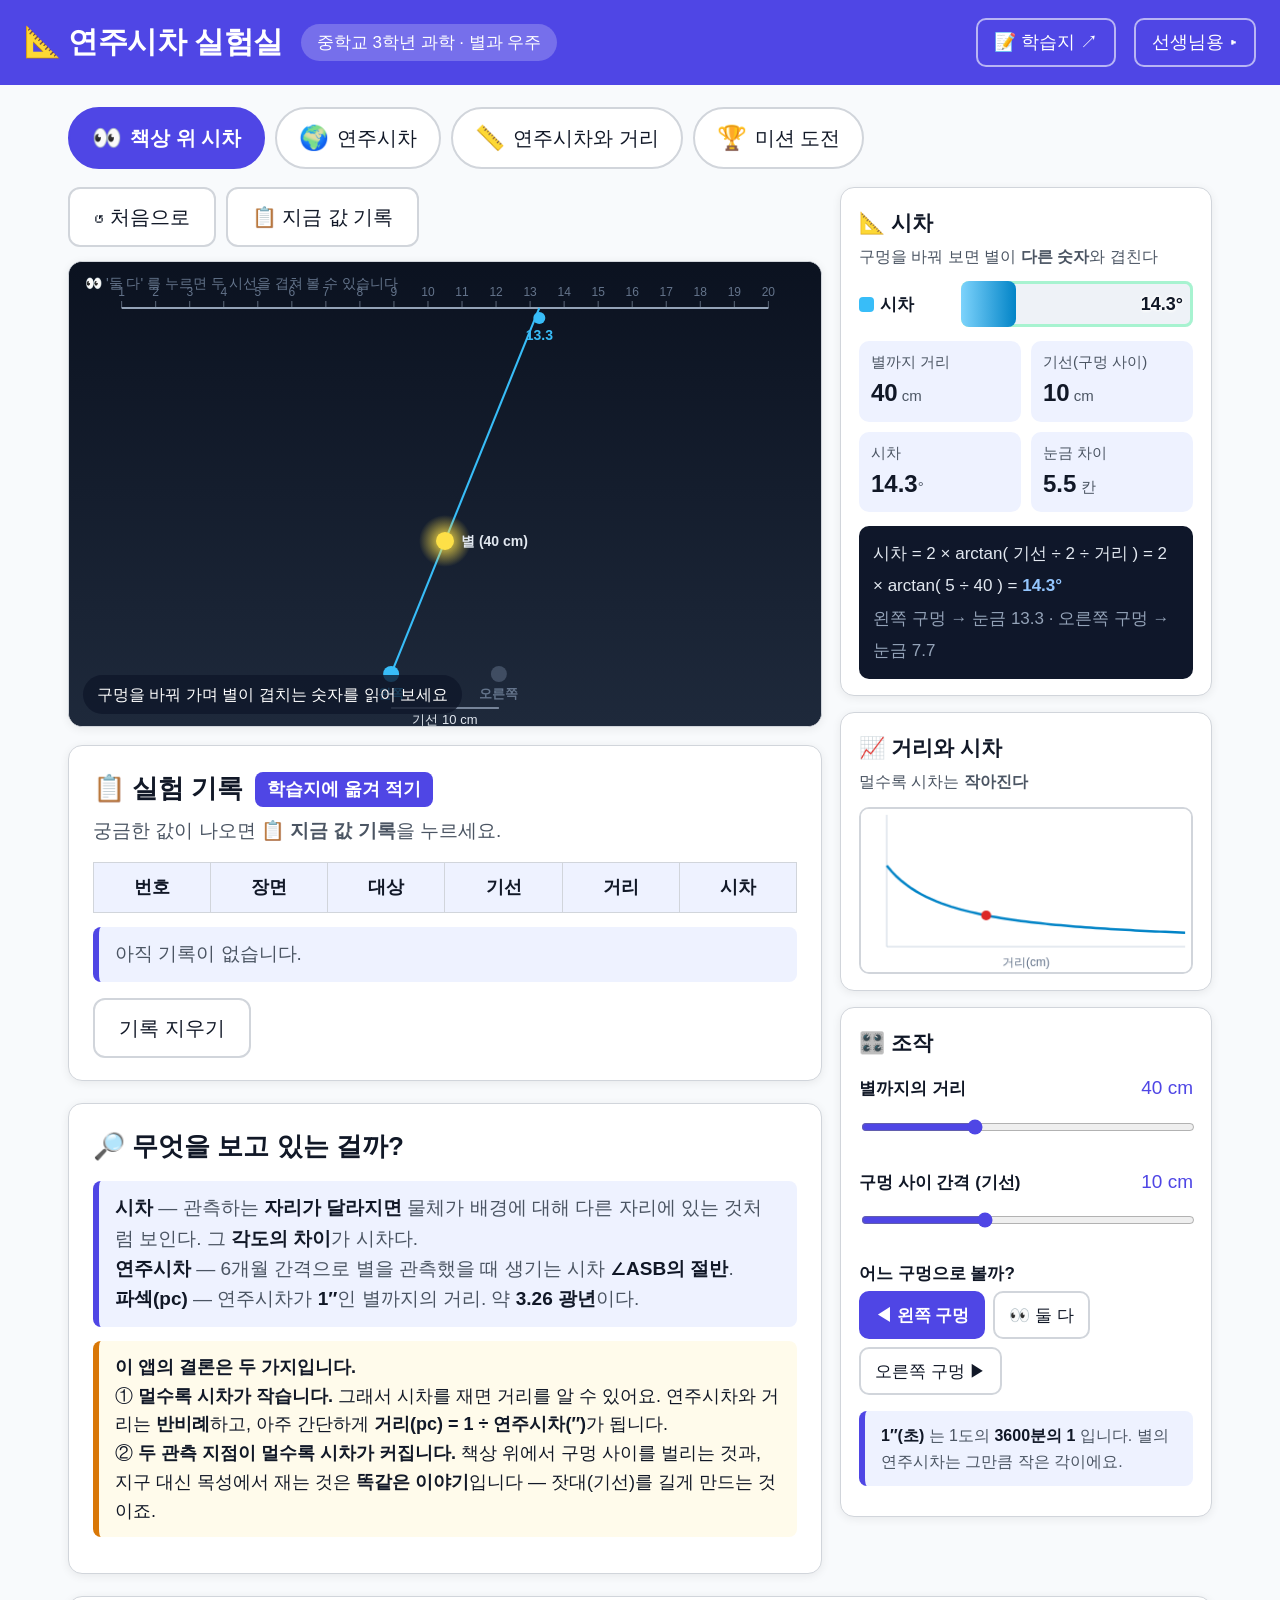
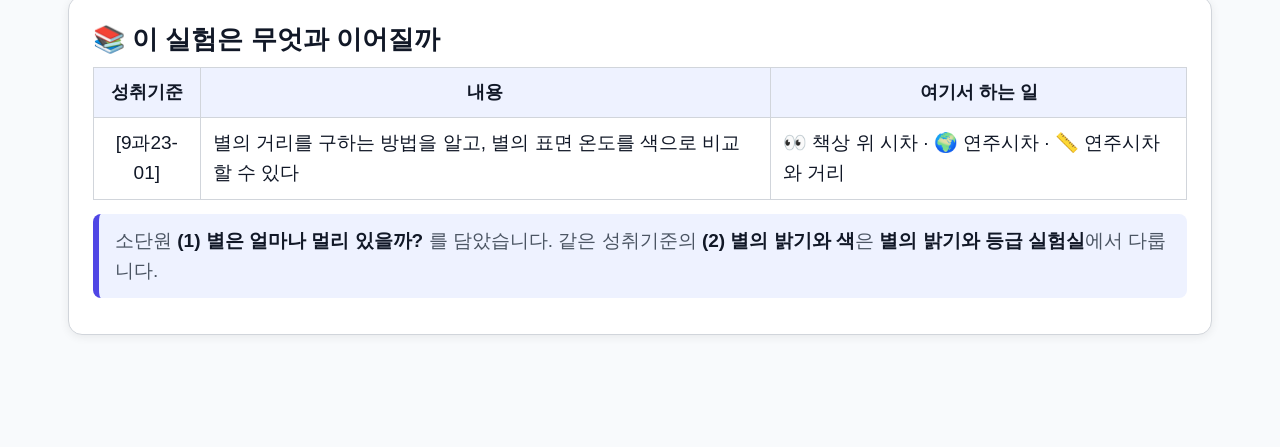
<file: index.html>
<!DOCTYPE html>
<html lang="ko">
<head>
<meta charset="utf-8">
<meta name="viewport" content="width=device-width, initial-scale=1">
<title>연주시차 실험실</title>
<link rel="stylesheet" href="css/app.css">
</head>
<body>

<div class="top">
  <h1>📐 연주시차 실험실</h1>
  <span class="badge">중학교 3학년 과학 · 별과 우주</span>
  <span class="spacer"></span>
  <a class="home" href="worksheet.html" target="px-worksheet" data-win>📝 학습지 ↗</a>
  <a class="home" href="teacher.html">선생님용 ▸</a>
</div>

<div class="wrap">

  <!-- ================= 장면 고르기 ================= -->
  <div class="scenes" id="scenes">
    <button type="button" class="scene-btn on" data-scene="desk"><span class="em">👀</span> 책상 위 시차</button>
    <button type="button" class="scene-btn" data-scene="orbit"><span class="em">🌍</span> 연주시차</button>
    <button type="button" class="scene-btn" data-scene="dist"><span class="em">📏</span> 연주시차와 거리</button>
    <button type="button" class="scene-btn" data-scene="mission"><span class="em">🏆</span> 미션 도전</button>
  </div>

  <!-- ================= 미션 ================= -->
  <div class="card hidden" id="missionCard">
    <h2>🏆 미션 도전 <span class="step">깬 미션 <span id="missionScore">0 / 6</span></span></h2>
    <p class="lead">먼저 <b>예측</b>하고, 실제로 <b>확인</b>하세요. 성공하면 이유가 열립니다.</p>
    <div class="mission-list" id="missionList"></div>
    <div class="mission-body hidden" id="missionBody">
      <h3 id="mTitle"></h3>
      <p id="mStory"></p>
      <div class="predict hidden" id="mPredict">
        <div class="q" id="mQ"></div>
        <div class="opts" id="mOpts"></div>
      </div>
      <div class="predict hidden" id="mGoals"></div>
      <div class="verdict hidden" id="mVerdict"></div>
    </div>
  </div>

  <!-- ================= 무대 + 계기판 ================= -->
  <div class="stage-wrap">

    <div>
      <div class="playbar">
        <button type="button" class="btn" id="btnReset">↺ 처음으로</button>
        <button type="button" class="btn" id="btnRecord">📋 지금 값 기록</button>
      </div>

      <div class="stage">
        <canvas id="stage"></canvas>
        <div class="stage-tip" id="tip"></div>
      </div>

      <!-- 실험 기록 -->
      <div class="card" style="margin-top:18px">
        <h2>📋 실험 기록 <span class="step">학습지에 옮겨 적기</span></h2>
        <p class="lead">궁금한 값이 나오면 <b>📋 지금 값 기록</b>을 누르세요.</p>
        <div class="tablescroll">
          <table class="grid">
            <thead>
              <tr><th>번호</th><th>장면</th><th>대상</th><th>기선</th><th>거리</th><th>시차</th></tr>
            </thead>
            <tbody id="recBody"></tbody>
          </table>
        </div>
        <p id="recEmpty" class="hint">아직 기록이 없습니다.</p>
        <div class="btnrow"><button type="button" class="btn" id="btnClearRec">기록 지우기</button></div>
      </div>

      <!-- 개념 정리 -->
      <div class="card">
        <h2>🔎 무엇을 보고 있는 걸까?</h2>
        <div class="hint">
          <b>시차</b> — 관측하는 <b>자리가 달라지면</b> 물체가 배경에 대해 다른 자리에 있는 것처럼 보인다.
          그 <b>각도의 차이</b>가 시차다.<br>
          <b>연주시차</b> — 6개월 간격으로 별을 관측했을 때 생기는 시차 <b>∠ASB의 절반</b>.<br>
          <b>파섹(pc)</b> — 연주시차가 <b>1″</b>인 별까지의 거리. 약 <b>3.26 광년</b>이다.
        </div>
        <div class="warnbox">
          <b>이 앱의 결론은 두 가지입니다.</b><br>
          ① <b>멀수록 시차가 작습니다.</b> 그래서 시차를 재면 거리를 알 수 있어요.
          연주시차와 거리는 <b>반비례</b>하고, 아주 간단하게 <b>거리(pc) = 1 ÷ 연주시차(″)</b>가 됩니다.<br>
          ② <b>두 관측 지점이 멀수록 시차가 커집니다.</b>
          책상 위에서 구멍 사이를 벌리는 것과, 지구 대신 목성에서 재는 것은
          <b>똑같은 이야기</b>입니다 — 잣대(기선)를 길게 만드는 것이죠.
        </div>
      </div>
    </div>

    <!-- ---------------- 계기판 ---------------- -->
    <div>
      <div class="panel">
        <h3 id="gaugeTitle">📐 시차</h3>
        <p class="sub" id="gaugeSub">관측 자리가 달라지면 얼마나 어긋나 보일까</p>
        <div class="bars">
          <div class="bar-row total">
            <div class="bar-name"><span class="dot" style="background:#38bdf8"></span><span id="barName1">시차</span></div>
            <div class="bar-track" id="barA">
              <div class="bar-fill" style="background:linear-gradient(90deg,#7dd3fc,#0284c7)"></div>
              <div class="bar-val">0</div>
            </div>
          </div>
          <div class="bar-row" id="rowB">
            <div class="bar-name"><span class="dot" style="background:#a78bfa"></span><span id="barName2">비교</span></div>
            <div class="bar-track" id="barB">
              <div class="bar-fill" style="background:linear-gradient(90deg,#ddd6fe,#7c3aed)"></div>
              <div class="bar-val">0</div>
            </div>
          </div>
        </div>

        <div class="readouts">
          <div class="ro"><b id="roName1">거리</b><span id="roVal1">-</span><i id="roUnit1"></i></div>
          <div class="ro"><b id="roName2">기선</b><span id="roVal2">-</span><i id="roUnit2"></i></div>
          <div class="ro"><b id="roName3">시차</b><span id="roVal3">-</span><i id="roUnit3"></i></div>
          <div class="ro"><b id="roName4">눈금</b><span id="roVal4">-</span><i id="roUnit4"></i></div>
        </div>

        <div class="formula">
          <div id="fLaw"></div>
          <div id="fWhy"></div>
        </div>
      </div>

      <div class="panel">
        <h3 id="graphTitle">📈 거리와 시차</h3>
        <p class="sub" id="graphSub">멀수록 시차는 작아진다</p>
        <canvas class="graph" id="graph"></canvas>
      </div>

      <div class="panel">
        <h3>🎛️ 조작</h3>

        <div class="ctl" data-for="desk mission" data-need="deskDist">
          <label>별까지의 거리 <span id="valDeskDist">40 cm</span></label>
          <input type="range" id="rngDeskDist" min="15" max="90" step="1" value="40">
        </div>

        <div class="ctl" data-for="desk mission" data-need="base">
          <label>구멍 사이 간격 (기선) <span id="valBase">10 cm</span></label>
          <input type="range" id="rngBase" min="2" max="24" step="1" value="10">
        </div>

        <div class="ctl" data-for="desk mission" data-need="eye">
          <label>어느 구멍으로 볼까? <span></span></label>
          <div class="chips" id="chipEye">
            <button type="button" class="chip on" data-val="left">◀ 왼쪽 구멍</button>
            <button type="button" class="chip" data-val="both">👀 둘 다</button>
            <button type="button" class="chip" data-val="right">오른쪽 구멍 ▶</button>
          </div>
        </div>

        <div class="ctl" data-for="orbit dist mission" data-need="star">
          <label>별 고르기 <span></span></label>
          <select id="selStar"></select>
        </div>

        <div class="ctl" data-for="orbit mission" data-need="month">
          <label>지구는 어디에? <span></span></label>
          <div class="chips" id="chipMonth">
            <button type="button" class="chip on" data-val="A">🅐 1월</button>
            <button type="button" class="chip" data-val="both">↔ 두 자리 겹쳐 보기</button>
            <button type="button" class="chip" data-val="B">🅑 7월 (6개월 뒤)</button>
          </div>
        </div>

        <div class="ctl" data-for="orbit mission" data-need="orbit">
          <label>공전 궤도의 크기 <span id="valOrbit">1 배 (지구)</span></label>
          <input type="range" id="rngOrbit" min="1" max="6" step="1" value="1">
        </div>

        <div class="hint" style="font-size:16px;margin-top:16px">
          <b>1″(초)</b> 는 1도의 <b>3600분의 1</b> 입니다. 별의 연주시차는 그만큼 작은 각이에요.
        </div>
      </div>
    </div>

  </div><!-- /stage-wrap -->

  <div class="card">
    <h2>📚 이 실험은 무엇과 이어질까</h2>
    <div class="tablescroll">
      <table class="grid">
        <tr><th>성취기준</th><th>내용</th><th>여기서 하는 일</th></tr>
        <tr><td>[9과23-01]</td>
            <td class="left">별의 거리를 구하는 방법을 알고, 별의 표면 온도를 색으로 비교할 수 있다</td>
            <td class="left">👀 책상 위 시차 · 🌍 연주시차 · 📏 연주시차와 거리</td></tr>
      </table>
    </div>
    <div class="hint">
      소단원 <b>(1) 별은 얼마나 멀리 있을까?</b> 를 담았습니다.
      같은 성취기준의 <b>(2) 별의 밝기와 색</b>은
      <b>별의 밝기와 등급 실험실</b>에서 다룹니다.
    </div>
  </div>

</div>

<script src="js/pdf.js"></script>
<script src="js/parallax.js"></script>
<script src="js/lab.js"></script>
</body>
</html>
</file>
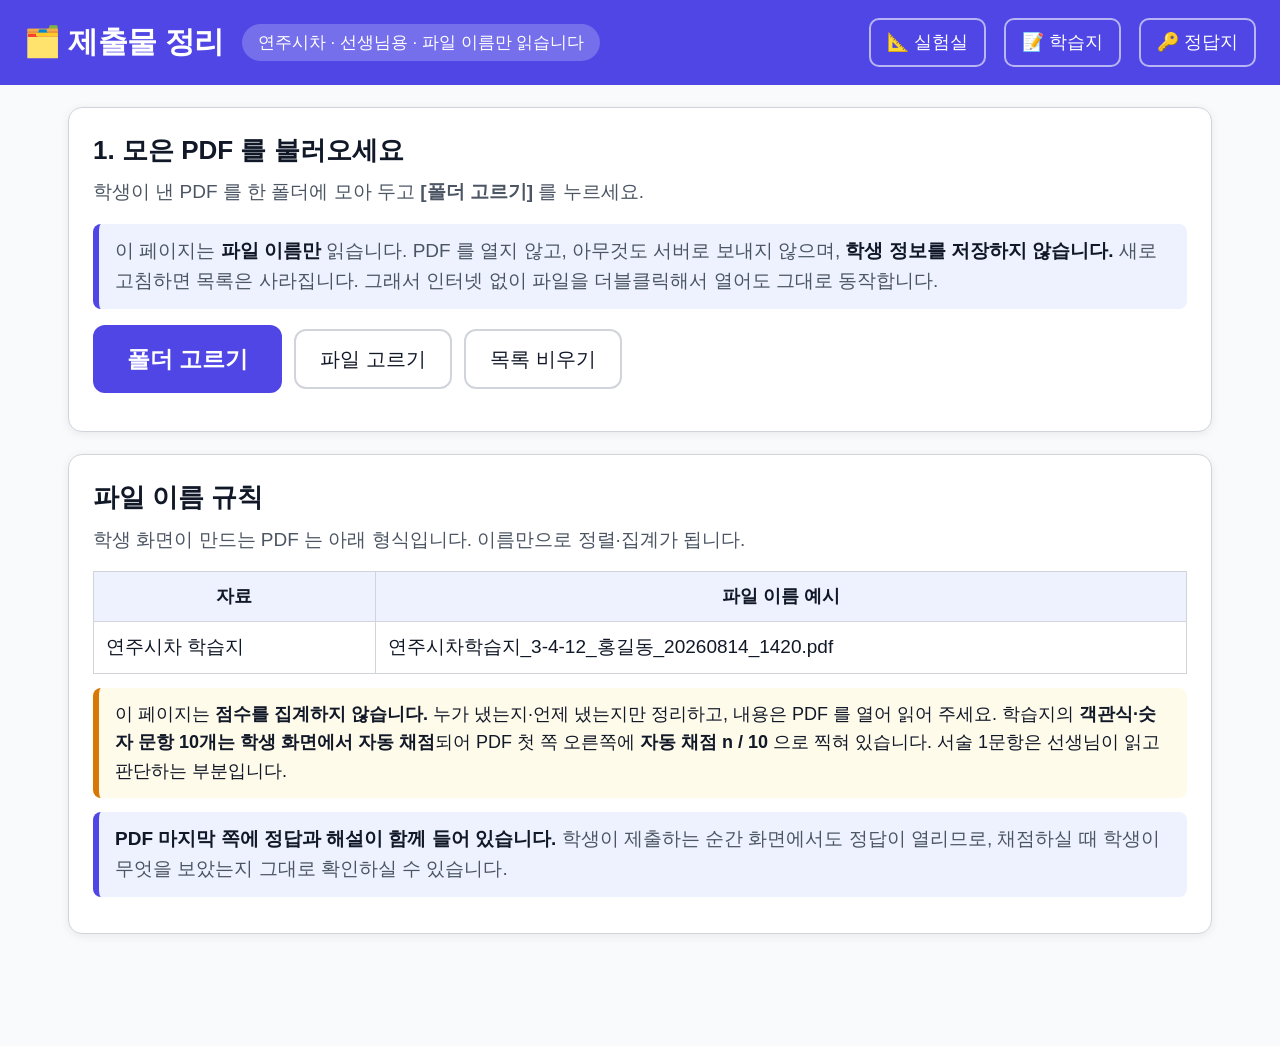
<file: teacher.html>
<!DOCTYPE html>
<html lang="ko">
<head>
<meta charset="UTF-8">
<meta name="viewport" content="width=device-width, initial-scale=1">
<title>연주시차 — 선생님용 제출물 정리</title>
<link rel="icon" href="data:image/svg+xml,%3Csvg xmlns='http://www.w3.org/2000/svg' viewBox='0 0 100 100'%3E%3Ctext y='.9em' font-size='90'%3E%F0%9F%97%82%EF%B8%8F%3C/text%3E%3C/svg%3E">
<link rel="stylesheet" href="css/app.css">
<style>
  .filters { display: flex; gap: 14px; flex-wrap: wrap; align-items: flex-end; }
  .filters label { display: flex; flex-direction: column; gap: 6px; font-size: 17px; font-weight: bold; }
  .filters select, .filters input { min-width: 130px; }

  table.list { width: 100%; border-collapse: collapse; font-size: 18px; }
  table.list th, table.list td { border: 1px solid var(--line); padding: 9px 10px; text-align: center; }
  table.list th { background: var(--band); cursor: pointer; user-select: none; white-space: nowrap; }
  table.list th:hover { background: #e0e7ff; }
  table.list td.left { text-align: left; }
  table.list tr.dim td { color: var(--faint); background: #fafafa; }

  .sum { display: grid; grid-template-columns: repeat(auto-fill, minmax(210px, 1fr)); gap: 14px; }
  .sumcard { border: 2px solid var(--line); border-radius: 12px; padding: 14px 16px; background: #fff; }
  .sumcard .big { font-size: 32px; font-weight: bold; color: var(--brand); }
  .sumcard .lb { font-size: 17px; color: var(--sub); }

  .bad { font-size: 17px; color: var(--no); }
  ul.badlist { margin: 8px 0 0; padding-left: 22px; font-size: 17px; color: var(--sub); }
</style>
</head>
<body>

<header class="top">
  <h1>🗂️ 제출물 정리</h1>
  <span class="badge">연주시차 · 선생님용 · 파일 이름만 읽습니다</span>
  <span class="spacer"></span>
  <a class="home" href="index.html">📐 실험실</a>
  <a class="home" href="worksheet.html">📝 학습지</a>
  <a class="home" href="worksheet.html?key">🔑 정답지</a>
</header>

<div class="wrap">

  <div class="card">
    <h2>1. 모은 PDF 를 불러오세요</h2>
    <p class="lead">
      학생이 낸 PDF 를 한 폴더에 모아 두고 <b>[폴더 고르기]</b> 를 누르세요.
    </p>
    <div class="hint">
      이 페이지는 <b>파일 이름만</b> 읽습니다. PDF 를 열지 않고, 아무것도 서버로 보내지 않으며,
      <b>학생 정보를 저장하지 않습니다.</b> 새로고침하면 목록은 사라집니다.
      그래서 인터넷 없이 파일을 더블클릭해서 열어도 그대로 동작합니다.
    </div>

    <div class="btnrow">
      <input type="file" id="fileInput" multiple accept="application/pdf" hidden>
      <input type="file" id="dirInput" webkitdirectory directory multiple hidden>
      <button type="button" class="btn primary big" id="btnDir">폴더 고르기</button>
      <button type="button" class="btn" id="btnFiles">파일 고르기</button>
      <button type="button" class="btn ghost" id="btnClear">목록 비우기</button>
    </div>

    <p id="readMsg" class="lead" style="margin-top:14px"></p>
    <div id="badBox" hidden>
      <p class="bad"><b>읽지 못한 파일</b> — 이름 형식이 달라 정보를 뽑을 수 없었습니다.</p>
      <ul class="badlist" id="badList"></ul>
    </div>
  </div>

  <div class="card" id="cardSum" hidden>
    <h2>2. 요약</h2>
    <div class="sum" id="sum"></div>
  </div>

  <div class="card" id="cardList" hidden>
    <h2>3. 제출 목록</h2>

    <div class="filters" style="margin-bottom:16px">
      <label>종류
        <select id="fKind"><option value="">전체</option></select>
      </label>
      <label>학년
        <select id="fGrade"><option value="">전체</option></select>
      </label>
      <label>반
        <select id="fCls"><option value="">전체</option></select>
      </label>
      <label>여러 번 낸 경우
        <select id="fDup">
          <option value="last">최종 제출만</option>
          <option value="first">최초 제출만</option>
          <option value="all">전부 보기</option>
        </select>
      </label>
      <button type="button" class="btn" id="btnCsv">CSV 내려받기</button>
    </div>

    <p class="lead" id="dupMsg"></p>

    <div class="tablescroll">
      <table class="list" id="list"></table>
    </div>
  </div>

  <div class="card">
    <h2>파일 이름 규칙</h2>
    <p class="lead">학생 화면이 만드는 PDF 는 아래 형식입니다. 이름만으로 정렬·집계가 됩니다.</p>
    <div class="tablescroll">
      <table class="grid">
        <tr><th>자료</th><th>파일 이름 예시</th></tr>
        <tr><td class="left">연주시차 학습지</td><td class="left">연주시차학습지_3-4-12_홍길동_20260814_1420.pdf</td></tr>
      </table>
    </div>
    <div class="warnbox">
      이 페이지는 <b>점수를 집계하지 않습니다.</b> 누가 냈는지·언제 냈는지만 정리하고,
      내용은 PDF 를 열어 읽어 주세요.
      학습지의 <b>객관식·숫자 문항 10개는 학생 화면에서 자동 채점</b>되어
      PDF 첫 쪽 오른쪽에 <b>자동 채점 n / 10</b> 으로 찍혀 있습니다.
      서술 1문항은 선생님이 읽고 판단하는 부분입니다.
    </div>
    <div class="hint">
      <b>PDF 마지막 쪽에 정답과 해설이 함께 들어 있습니다.</b>
      학생이 제출하는 순간 화면에서도 정답이 열리므로, 채점하실 때 학생이 무엇을 보았는지 그대로 확인하실 수 있습니다.
    </div>
  </div>

</div>

<script>
"use strict";

/* =========================================================
   제출물 정리 도구
   ---------------------------------------------------------
   파일 이름만 읽는다. 내용을 열지 않고, 저장·전송도 하지 않는다.
   그래서 서버 없이(file:// 더블클릭) 동작한다.
   ========================================================= */

/* 연주시차학습지_3-4-12_홍길동_20260814_1420.pdf
   브라우저가 중복 다운로드에 붙이는 " (1)" 도 받아들인다.
   ⚠ 이 정규식은 PdfKit.makeFileName 의 형식을 전제한다. 한쪽을 바꾸면 다른 쪽도 고칠 것 */
var NAME_RE = /^([^_]+)_(\d+)-(\d+)-(\d+)_([^_]+)_(\d{8})_(\d{4})(?:\s*\(\d+\))?\.pdf$/i;

var rows = [];        // 읽어 낸 제출물
var bad = [];         // 읽지 못한 파일 이름
var sortKey = "when";
var sortAsc = true;

function parseName(fname) {
  var m = NAME_RE.exec(fname);
  if (!m) return null;
  var d = m[6], t = m[7];
  return {
    kind: m[1],
    grade: +m[2],
    cls: +m[3],
    num: +m[4],
    name: m[5],
    when: d + t,                                     // 정렬용
    whenText: d.slice(0, 4) + "-" + d.slice(4, 6) + "-" + d.slice(6, 8) +
              " " + t.slice(0, 2) + ":" + t.slice(2, 4),
    file: fname
  };
}

/* 같은 학생 + 같은 종류 = 같은 과제. 그 안에서 제출 순서를 매긴다 */
function keyOf(r) { return r.kind + "|" + r.grade + "-" + r.cls + "-" + r.num + "|" + r.name; }

/* 같은 학생 + 같은 종류 + 같은 제출 시각 = 같은 제출물.
   브라우저가 중복 내려받기에 붙이는 "… (1).pdf" 를 별개 제출로 세지 않기 위한 것이다. */
function sigOf(r) { return keyOf(r) + "|" + r.when; }

function markDuplicates() {
  var groups = {};
  rows.forEach(function (r) {
    var k = keyOf(r);
    (groups[k] = groups[k] || []).push(r);
  });
  Object.keys(groups).forEach(function (k) {
    var g = groups[k].sort(function (a, b) { return a.when.localeCompare(b.when); });
    g.forEach(function (r, i) {
      r.tries = g.length;
      r.tryNo = i + 1;
      r.isFirst = (i === 0);
      r.isLast = (i === g.length - 1);
    });
  });
}

/* ---------------------------------------------------------
   파일 읽기 — 이름만 본다
   --------------------------------------------------------- */
function addFiles(fileList) {
  var added = 0, skipped = 0, merged = 0;
  Array.prototype.forEach.call(fileList, function (f) {
    if (!/\.pdf$/i.test(f.name)) { skipped++; return; }
    if (rows.some(function (r) { return r.file === f.name; })) return;   // 같은 파일 두 번 방지
    var r = parseName(f.name);
    if (!r) {
      if (bad.indexOf(f.name) < 0) bad.push(f.name);
      return;
    }
    /* 같은 학생·같은 종류·같은 시각이면 복사본이므로 한 건으로 본다 */
    if (rows.some(function (x) { return sigOf(x) === sigOf(r); })) { merged++; return; }
    rows.push(r);
    added++;
  });

  markDuplicates();
  render();

  document.getElementById("readMsg").innerHTML =
    "읽은 제출물 <b>" + rows.length + "건</b>" +
    (added ? " (이번에 " + added + "건 추가)" : "") +
    (merged ? " · 같은 제출물의 복사본 " + merged + "건을 한 건으로 묶음" : "") +
    (bad.length ? " · 읽지 못한 파일 " + bad.length + "건" : "") +
    (skipped ? " · PDF 가 아니어서 건너뛴 파일 " + skipped + "건" : "");

  document.getElementById("badBox").hidden = bad.length === 0;
  var bl = document.getElementById("badList");
  bl.innerHTML = "";
  bad.forEach(function (n) {
    var li = document.createElement("li");
    li.textContent = n;
    bl.appendChild(li);
  });
}

document.getElementById("btnDir").addEventListener("click", function () {
  document.getElementById("dirInput").click();
});
document.getElementById("btnFiles").addEventListener("click", function () {
  document.getElementById("fileInput").click();
});
["dirInput", "fileInput"].forEach(function (id) {
  document.getElementById(id).addEventListener("change", function (e) {
    addFiles(e.target.files);
    e.target.value = "";                     // 같은 폴더를 다시 고를 수 있게
  });
});
document.getElementById("btnClear").addEventListener("click", function () {
  rows = [];
  bad = [];
  render();
  document.getElementById("readMsg").textContent = "";
  document.getElementById("badBox").hidden = true;
});

/* ---------------------------------------------------------
   화면 그리기
   --------------------------------------------------------- */
function uniqueSorted(getter) {
  var s = {};
  rows.forEach(function (r) { s[getter(r)] = true; });
  return Object.keys(s).sort();
}

function fillSelect(id, values, keepAll) {
  var sel = document.getElementById(id);
  var cur = sel.value;
  sel.innerHTML = '<option value="">전체</option>';
  values.forEach(function (v) {
    var o = document.createElement("option");
    o.value = v;
    o.textContent = keepAll ? v : v;
    sel.appendChild(o);
  });
  if (values.indexOf(cur) >= 0) sel.value = cur;
}

function visibleRows() {
  var kind = document.getElementById("fKind").value;
  var grade = document.getElementById("fGrade").value;
  var cls = document.getElementById("fCls").value;
  var dup = document.getElementById("fDup").value;

  return rows.filter(function (r) {
    if (kind && r.kind !== kind) return false;
    if (grade && String(r.grade) !== grade) return false;
    if (cls && String(r.cls) !== cls) return false;
    if (dup === "last" && !r.isLast) return false;
    if (dup === "first" && !r.isFirst) return false;
    return true;
  });
}

function render() {
  var has = rows.length > 0;
  document.getElementById("cardSum").hidden = !has;
  document.getElementById("cardList").hidden = !has;
  if (!has) return;

  fillSelect("fKind", uniqueSorted(function (r) { return r.kind; }));
  fillSelect("fGrade", uniqueSorted(function (r) { return String(r.grade); }));
  fillSelect("fCls", uniqueSorted(function (r) { return String(r.cls); }));

  var vis = visibleRows();

  /* ---- 요약 ---- */
  var students = {};
  vis.forEach(function (r) { students[r.grade + "-" + r.cls + "-" + r.num] = true; });
  var kinds = {};
  vis.forEach(function (r) { kinds[r.kind] = (kinds[r.kind] || 0) + 1; });
  var classes = {};
  vis.forEach(function (r) {
    var k = r.grade + "학년 " + r.cls + "반";
    classes[k] = classes[k] || {};
    classes[k][r.grade + "-" + r.cls + "-" + r.num] = true;
  });

  var sum = document.getElementById("sum");
  sum.innerHTML = "";
  function sumCard(big, lb) {
    var d = document.createElement("div");
    d.className = "sumcard";
    d.innerHTML = '<div class="big">' + big + '</div><div class="lb">' + lb + "</div>";
    sum.appendChild(d);
  }
  sumCard(vis.length + "건", "보고 있는 제출물");
  sumCard(Object.keys(students).length + "명", "제출한 학생 수 (중복 제외)");
  Object.keys(classes).sort().forEach(function (k) {
    sumCard(Object.keys(classes[k]).length + "명", k + " 제출 인원");
  });
  Object.keys(kinds).sort().forEach(function (k) {
    sumCard(kinds[k] + "건", k);
  });

  /* ---- 여러 번 낸 학생 안내 ---- */
  var manyKeys = {};
  rows.forEach(function (r) { if (r.tries > 1) manyKeys[keyOf(r)] = true; });
  var manyCount = Object.keys(manyKeys).length;
  document.getElementById("dupMsg").innerHTML = manyCount
    ? "⚠ 같은 과제를 여러 번 낸 경우가 <b>" + manyCount + "건</b> 있습니다. 위의 <b>[여러 번 낸 경우]</b> 로 기준을 고르세요."
    : "여러 번 낸 학생은 없습니다.";

  /* ---- 표 ---- */
  var cols = [
    { k: "kind",  t: "종류" },
    { k: "who",   t: "학년-반-학번" },
    { k: "name",  t: "이름" },
    { k: "when",  t: "제출 시각" },
    { k: "tries", t: "제출 횟수" },
    { k: "file",  t: "파일 이름" }
  ];

  var sorted = vis.slice().sort(function (a, b) {
    var av, bv;
    if (sortKey === "who") {
      av = a.grade * 10000 + a.cls * 100 + a.num;
      bv = b.grade * 10000 + b.cls * 100 + b.num;
    } else {
      av = a[sortKey]; bv = b[sortKey];
    }
    if (typeof av === "string") return sortAsc ? av.localeCompare(bv) : bv.localeCompare(av);
    return sortAsc ? av - bv : bv - av;
  });

  var t = document.getElementById("list");
  t.innerHTML = "";
  var hr = t.insertRow();
  cols.forEach(function (c) {
    var th = document.createElement("th");
    th.textContent = c.t + (sortKey === c.k ? (sortAsc ? " ▲" : " ▼") : "");
    th.addEventListener("click", function () {
      if (sortKey === c.k) sortAsc = !sortAsc;
      else { sortKey = c.k; sortAsc = true; }
      render();
    });
    hr.appendChild(th);
  });

  sorted.forEach(function (r) {
    var tr = t.insertRow();
    if (r.tries > 1 && !r.isLast) tr.className = "dim";
    var order = r.tries > 1
      ? r.tries + "회 (" + (r.isFirst ? "최초" : (r.isLast ? "최종" : "중간")) + ")"
      : "1회";
    [r.kind,
     r.grade + "-" + r.cls + "-" + PdfPad(r.num),
     r.name,
     r.whenText,
     order,
     r.file
    ].forEach(function (v, i) {
      var td = tr.insertCell();
      td.textContent = v;
      if (i === 5) td.className = "left";
    });
  });
}

function PdfPad(n) { return (n < 10 ? "0" : "") + n; }

["fKind", "fGrade", "fCls", "fDup"].forEach(function (id) {
  document.getElementById(id).addEventListener("change", render);
});

/* ---------------------------------------------------------
   CSV 내려받기 (엑셀에서 한글이 깨지지 않게 BOM 을 붙인다)
   --------------------------------------------------------- */
document.getElementById("btnCsv").addEventListener("click", function () {
  var vis = visibleRows();
  if (!vis.length) return;

  var head = ["종류", "학년", "반", "학번", "이름", "제출시각", "제출횟수", "최종제출", "파일명"];
  var lines = [head.join(",")];

  vis.forEach(function (r) {
    lines.push([
      r.kind, r.grade, r.cls, r.num, r.name, r.whenText,
      r.tries, (r.isLast ? "예" : "아니오"), r.file
    ].map(function (v) {
      var s = String(v);
      return /[",\n]/.test(s) ? '"' + s.replace(/"/g, '""') + '"' : s;
    }).join(","));
  });

  var blob = new Blob(["﻿" + lines.join("\r\n")], { type: "text/csv;charset=utf-8" });
  var url = URL.createObjectURL(blob);
  var a = document.createElement("a");
  a.href = url;
  a.download = "제출현황_" + new Date().toISOString().slice(0, 10).replace(/-/g, "") + ".csv";
  document.body.appendChild(a);
  a.click();
  a.remove();
  setTimeout(function () { URL.revokeObjectURL(url); }, 4000);
});
</script>
</body>
</html>
</file>
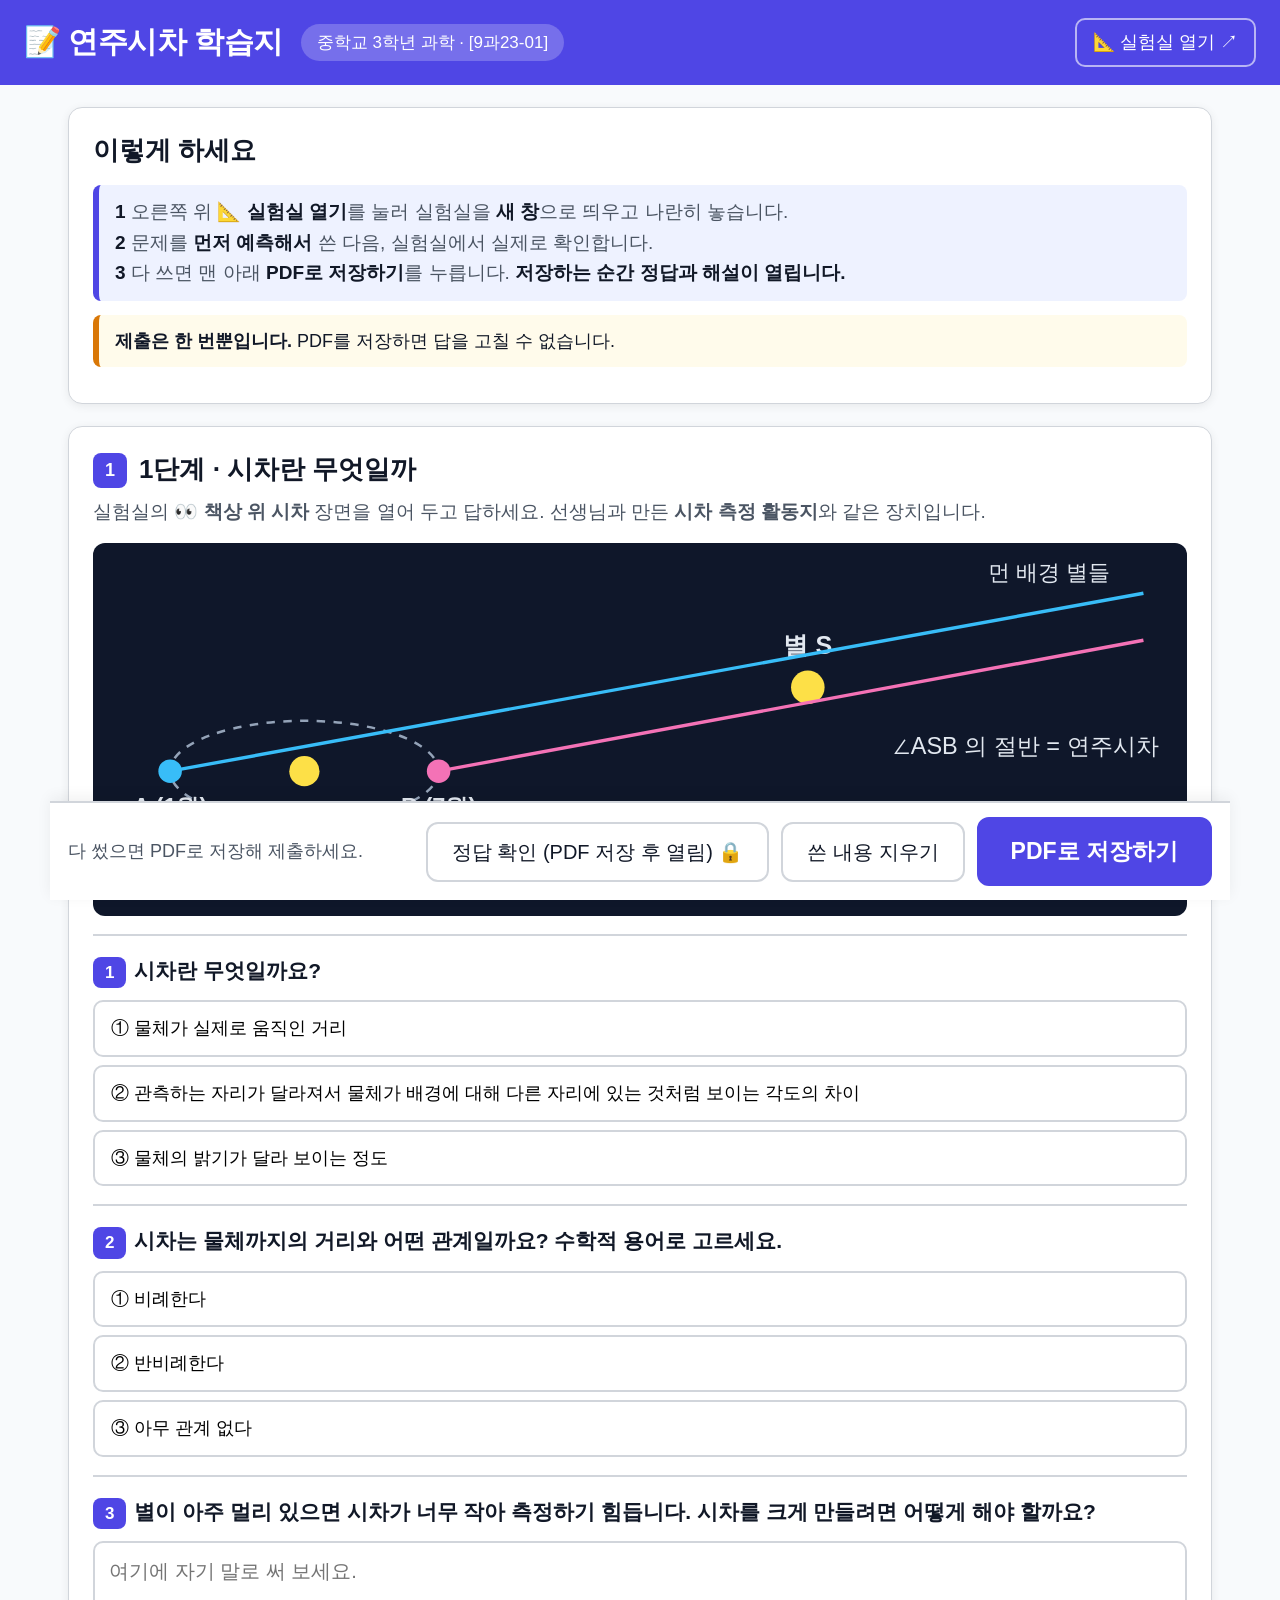
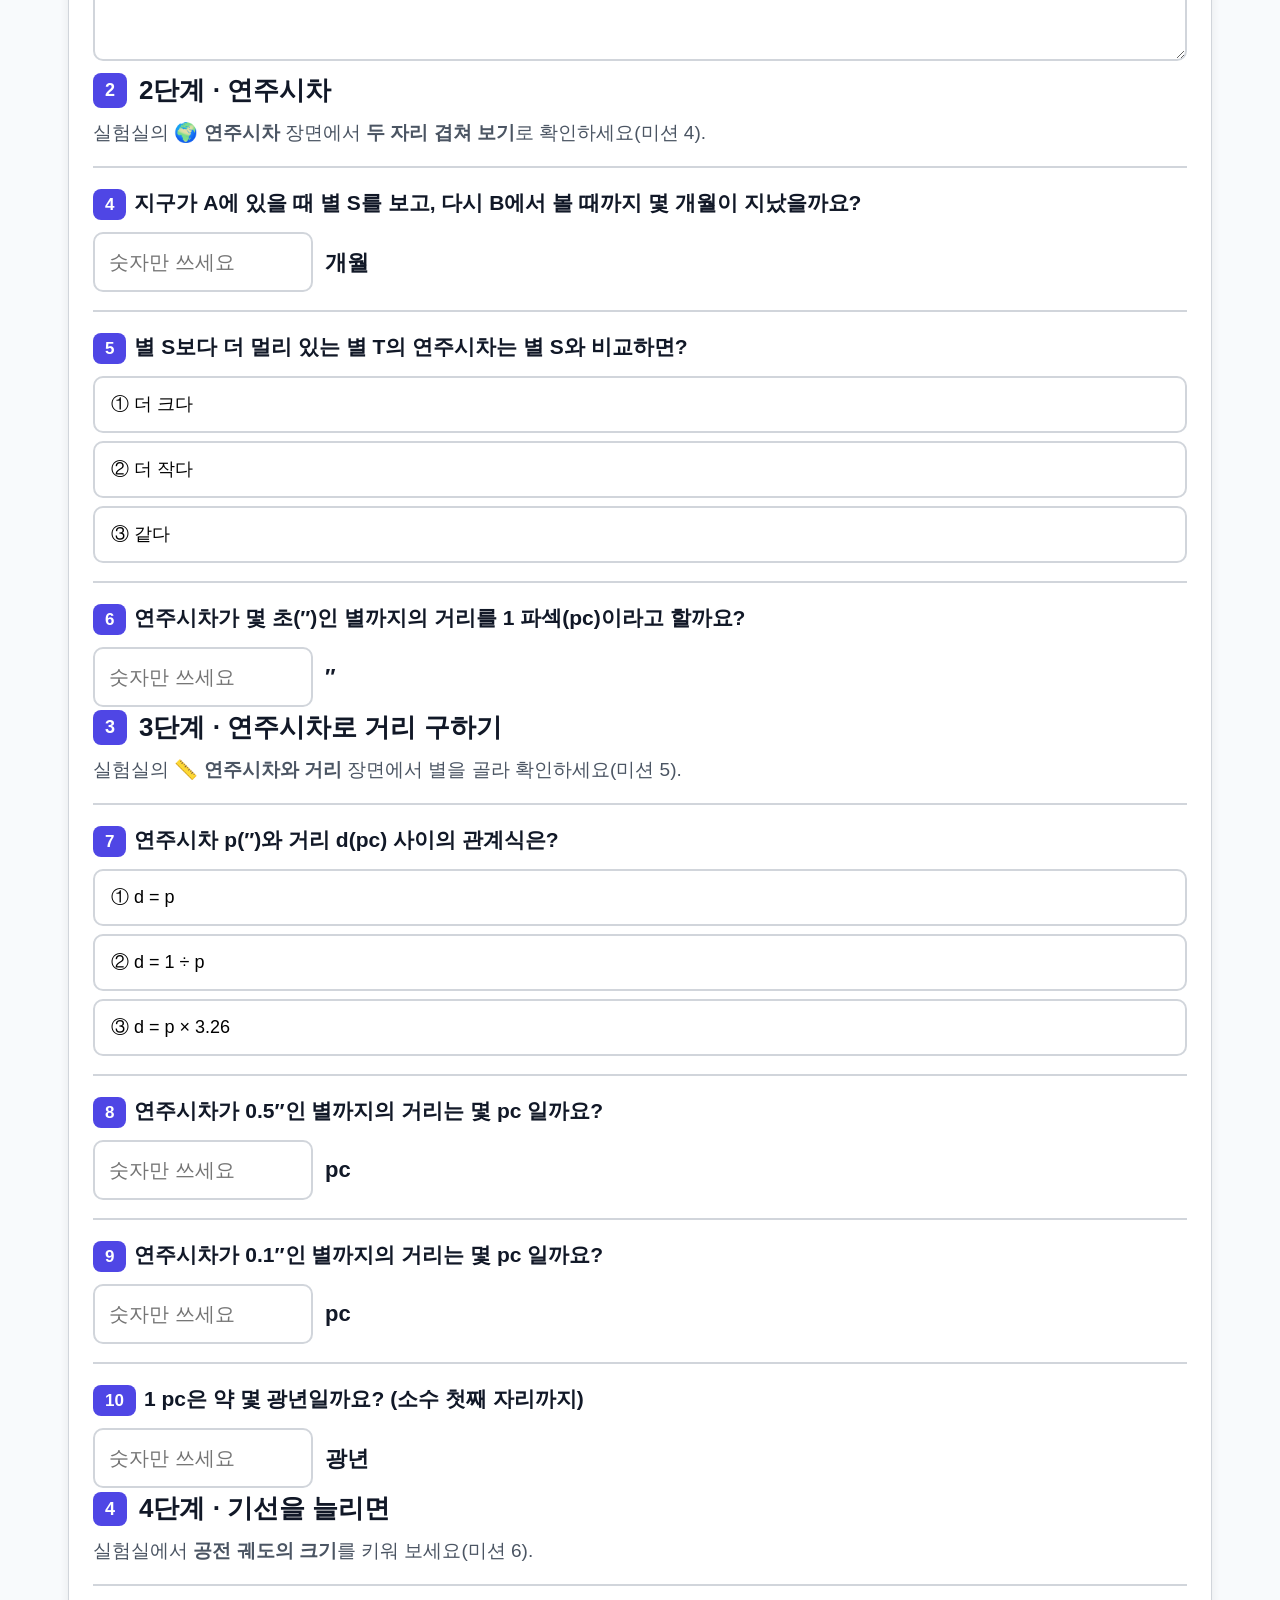
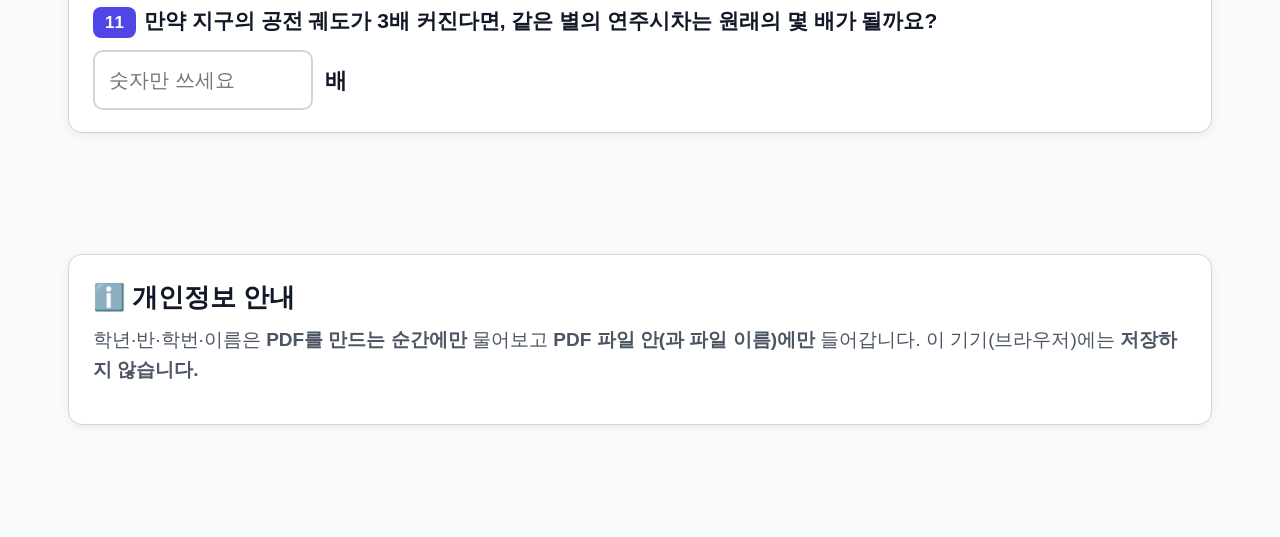
<file: worksheet.html>
<!DOCTYPE html>
<html lang="ko">
<head>
<meta charset="utf-8">
<meta name="viewport" content="width=device-width, initial-scale=1">
<title>연주시차 학습지</title>
<link rel="stylesheet" href="css/app.css">
<style>
  .fig { background:#0f172a; border-radius:12px; padding:10px; margin:14px 0; }
  .fig svg { width:100%; height:auto; display:block; }
  .qbox { border-top:2px solid var(--line); padding-top:18px; margin-top:18px; }
  .qbox:first-of-type { border-top:0; padding-top:0; margin-top:0; }
  .qno { display:inline-block; background:var(--brand); color:#fff; border-radius:8px;
         padding:2px 12px; font-size:17px; margin-right:8px; }
  .qtitle { font-size:21px; font-weight:bold; margin:0 0 12px; }
  .ox-row { display:flex; gap:12px; }
  .ox-row .opt { flex:1; text-align:center; font-size:26px; font-weight:bold; }
  .numwrap { display:flex; align-items:center; gap:12px; }
  .numwrap input { max-width:220px; }
  .numwrap .unit { font-size:22px; font-weight:bold; }
  .ans { margin-top:12px; padding:12px 16px; border-radius:10px; font-size:18px; }
  .ans.ok { background:var(--ok-bg); border-left:6px solid var(--ok); }
  .ans.no { background:var(--no-bg); border-left:6px solid var(--no); }
  .savebar {
    position:sticky; bottom:0; background:#fff; border-top:2px solid var(--line);
    padding:14px 18px; display:flex; gap:12px; align-items:center; flex-wrap:wrap; z-index:50;
    margin:0 -18px; box-shadow:0 -4px 14px rgba(0,0,0,.06);
  }
  .savebar .grow { flex:1 1 auto; font-size:18px; color:var(--sub); }
  .scoreband { background:var(--band); border-radius:10px; padding:12px 16px; font-size:21px; font-weight:bold; margin:0 0 16px; }
  .locked input, .locked textarea, .locked select { background:#f3f4f6; color:var(--sub); }

  /* 그림은 화면에서 어두운 바탕 위에 밝은 선으로 그려져 있다.
     종이는 흰 바탕이라 밝은 색만 어둡게 바꿔 준다.
     (색 값으로 골라내므로 SVG 의 색을 바꾸면 여기도 함께 고쳐야 한다) */
  @media print {
    .fig text[fill="#e2e8f0"] { fill:#111 !important; }
    .fig line[stroke="#94a3b8"] { stroke:#444 !important; }
    .fig ellipse[stroke="#94a3b8"] { stroke:#666 !important; }

    /* =====================================================
       이 학습지는 **공용 인쇄값(9pt)을 그대로 쓴다.**
       -----------------------------------------------------
       앞선 두 앱(brightness 21문항 · EnergyKeeper 15문항)은 문항이 적어
       둘째 쪽이 비길래 글자를 키웠지만, 이 학습지는 **24문항**으로 가장 많다.
       10pt 로 키웠더니 562mm 가 되어 **세 쪽**으로 넘어갔다(측정값).
       9pt 로 두면 두 쪽에 들어간다. 여기서는 크기를 덧쓰지 않는다.
       ⚠ 문항을 더 늘리면 다시 세 쪽이 될 수 있으니 인쇄 쪽수를 반드시 다시 잴 것.
       ===================================================== */
    .fig svg { height: 30mm; }
  }
</style>
</head>
<body>

<div class="top">
  <h1>📝 연주시차 학습지</h1>
  <span class="badge">중학교 3학년 과학 · [9과23-01]</span>
  <span class="spacer"></span>
  <a class="home" href="index.html" target="px-lab" data-win>📐 실험실 열기 ↗</a>
</div>

<div class="wrap">

  <!-- 🔑 선생님용 정답지 — worksheet.html?key 로 열린다. 평소에는 숨어 있다. -->
  <div id="keyRoot">
    <div class="print-only print-head">
      <h1>연주시차 학습지 · 정답지</h1>
      <p class="sub">중학교 3학년 과학 · 별과 우주 [9과23-01] — 별은 얼마나 멀리 있을까? · 선생님용</p>
    </div>
    <div class="card no-print keybar">
      <h2>🔑 정답지</h2>
      <label><input type="checkbox" id="kQ"> 문제도 함께</label>
      <label><input type="checkbox" id="kWhy"> 해설도 함께</label>
      <span class="grow"></span>
      <a class="btn" href="worksheet.html">← 학생용 학습지</a>
      <button type="button" class="btn primary" id="kPrint">🖨 인쇄하기</button>
    </div>
    <div class="card" id="keySheet"></div>
  </div>
  <div class="print-only print-head">
    <h1>연주시차 학습지</h1>
    <p class="sub">중학교 3학년 과학 · 별과 우주 [9과23-01] — 별은 얼마나 멀리 있을까?</p>
    <div class="who">3학년 (　　　)반 　(　　　)번 　이름 (　　　　　　　　)</div>
  </div>

  <div class="card no-print">
    <h2>이렇게 하세요</h2>
    <div class="hint">
      <b>1</b> 오른쪽 위 <b>📐 실험실 열기</b>를 눌러 실험실을 <b>새 창</b>으로 띄우고 나란히 놓습니다.<br>
      <b>2</b> 문제를 <b>먼저 예측해서</b> 쓴 다음, 실험실에서 실제로 확인합니다.<br>
      <b>3</b> 다 쓰면 맨 아래 <b>PDF로 저장하기</b>를 누릅니다. <b>저장하는 순간 정답과 해설이 열립니다.</b>
    </div>
    <div class="warnbox">
      <b>제출은 한 번뿐입니다.</b> PDF를 저장하면 답을 고칠 수 없습니다.
    </div>
  </div>

  <div class="scoreband hidden" id="scoreBand"></div>
  <div class="card" id="sheet"></div>

  <div class="savebar">
    <span class="grow" id="saveMsg">다 썼으면 PDF로 저장해 제출하세요.</span>
    <button type="button" class="btn" id="btnAnswers">정답 확인 (PDF 저장 후 열림) 🔒</button>
    <button type="button" class="btn" id="btnClear">쓴 내용 지우기</button>
    <button type="button" class="btn primary big" id="btnPdf">PDF로 저장하기</button>
  </div>

  <div class="card no-print" id="aboutCard">
    <h2>ℹ️ 개인정보 안내</h2>
    <p class="lead">
      학년·반·학번·이름은 <b>PDF를 만드는 순간에만</b> 물어보고 <b>PDF 파일 안(과 파일 이름)에만</b> 들어갑니다.
      이 기기(브라우저)에는 <b>저장하지 않습니다.</b>
    </p>
  </div>

</div>

<script src="js/pdf.js"></script>
<script>
/* =========================================================
   worksheet.html — 학습지 문항 · 자동 채점 · PDF 제출
   ---------------------------------------------------------
   문항은 선생님의 종이 학습지
   「Ⅶ. 별과 우주 / 1. 별과 우리은하 (1) 별은 얼마나 멀리 있을까?」
   와 앞쪽의 <시차 측정 활동>의 차례를 그대로 따라간다 —
     시차란 무엇인가 → 연주시차 → 거리 구하기 → 기선(궤도)

   2026-09-28 선생님 요청으로 24문항 중 11문항만 남겼다
   (옛 번호 1·3·5·6·8·9·11·12·13·14·19). 자동 채점 10 / 11.
   ========================================================= */
(function () {
  "use strict";
  var K = window.PdfKit;

  var SHEET = [
    {
      step: "1단계 · 시차란 무엇일까",
      lead: "실험실의 👀 <b>책상 위 시차</b> 장면을 열어 두고 답하세요. " +
            "선생님과 만든 <b>시차 측정 활동지</b>와 같은 장치입니다.",
      figure: true,
      items: [
        { type: "choice", q: "<b>시차</b>란 무엇일까요?",
          opts: ["물체가 실제로 움직인 거리",
                 "관측하는 자리가 달라져서 물체가 배경에 대해 다른 자리에 있는 것처럼 보이는 각도의 차이",
                 "물체의 밝기가 달라 보이는 정도"], ans: 1,
          why: "관측 <b>자리</b>가 달라지면 물체가 먼 배경에 대해 다른 곳에 있는 것처럼 보입니다. " +
               "그 <b>각도의 차이</b>가 시차입니다. 물체가 실제로 움직인 것은 아니에요." },
        { type: "choice", q: "시차는 물체까지의 거리와 어떤 관계일까요? <b>수학적 용어</b>로 고르세요.",
          opts: ["비례한다", "반비례한다", "아무 관계 없다"], ans: 1,
          why: "<b>반비례</b>합니다. 거리가 2배가 되면 시차는 대략 절반이 됩니다.<br>" +
               "그래서 거꾸로 <b>시차를 재면 거리를 알 수 있습니다.</b> 이것이 별까지의 거리를 재는 방법이에요." },
        { type: "text", q: "별이 아주 멀리 있으면 시차가 너무 작아 측정하기 힘듭니다. " +
               "<b>시차를 크게 만들려면</b> 어떻게 해야 할까요?",
          why: "<b>기선(두 관측 지점 사이의 거리)을 길게</b> 하면 됩니다.<br>" +
               "책상 위에서는 구멍 사이를 더 벌리면 되고, 하늘에서는 더 큰 궤도에서 관측하면 됩니다. " +
               "4단계의 궤도 문제가 바로 이 이야기입니다." }
      ]
    },
    {
      step: "2단계 · 연주시차",
      lead: "실험실의 🌍 <b>연주시차</b> 장면에서 <b>두 자리 겹쳐 보기</b>로 확인하세요(미션 4).",
      items: [
        { type: "num", q: "지구가 A에 있을 때 별 S를 보고, 다시 B에서 볼 때까지 <b>몇 개월</b>이 지났을까요?",
          unit: "개월", ans: 6, tol: 0.1,
          why: "<b>6개월</b>입니다. 지구가 태양 둘레를 반 바퀴 돌아 궤도의 <b>반대편</b>에 오는 데 걸리는 시간이에요." },
        { type: "choice", q: "별 S보다 <b>더 멀리</b> 있는 별 T의 연주시차는 별 S와 비교하면?",
          opts: ["더 크다", "더 작다", "같다"], ans: 1,
          why: "<b>더 작습니다.</b> 연주시차는 거리에 <b>반비례</b>하기 때문입니다. " +
               "먼 별일수록 연주시차가 작아요." },
        { type: "num", q: "연주시차가 <b>몇 초(″)</b>인 별까지의 거리를 <b>1 파섹(pc)</b>이라고 할까요?",
          unit: "″", ans: 1, tol: 0.01,
          why: "<b>1″</b>입니다. “연주시차가 1″인 별까지의 거리를 1 파섹이라고 한다” — 이것이 파섹의 <b>정의</b>예요." }
      ]
    },
    {
      step: "3단계 · 연주시차로 거리 구하기",
      lead: "실험실의 📏 <b>연주시차와 거리</b> 장면에서 별을 골라 확인하세요(미션 5).",
      items: [
        { type: "choice", q: "연주시차 <b>p(″)</b>와 거리 <b>d(pc)</b> 사이의 관계식은?",
          opts: ["d = p", "d = 1 ÷ p", "d = p × 3.26"], ans: 1,
          why: "<b>d = 1 ÷ p</b> 입니다. 파섹을 그렇게 정의했기 때문에 이렇게 간단해집니다." },
        { type: "num", q: "연주시차가 <b>0.5″</b>인 별까지의 거리는 몇 pc 일까요?",
          unit: "pc", ans: 2, tol: 0.1,
          why: "1 ÷ 0.5 = <b>2 pc</b> 입니다." },
        { type: "num", q: "연주시차가 <b>0.1″</b>인 별까지의 거리는 몇 pc 일까요?",
          unit: "pc", ans: 10, tol: 0.3,
          why: "1 ÷ 0.1 = <b>10 pc</b> 입니다." },
        { type: "num", q: "<b>1 pc</b>은 약 몇 <b>광년</b>일까요? (소수 첫째 자리까지)",
          unit: "광년", ans: 3.26, tol: 0.2,
          why: "약 <b>3.26 광년</b>입니다. 빛이 3년 3개월쯤 달려야 닿는 거리예요." }
      ]
    },
    {
      step: "4단계 · 기선을 늘리면",
      lead: "실험실에서 <b>공전 궤도의 크기</b>를 키워 보세요(미션 6).",
      items: [
        { type: "num", q: "만약 지구의 공전 궤도가 <b>3배</b> 커진다면, 같은 별의 연주시차는 원래의 몇 배가 될까요?",
          unit: "배", ans: 3, tol: 0.2,
          why: "<b>3배</b>입니다. 기선이 3배 길어지면 시차도 약 3배가 됩니다(각이 아주 작을 때)." }
      ]
    }
  ];

  /* ---------------------------------------------------------
     화면 그리기
     --------------------------------------------------------- */
  var ctrls = [], submitted = false, lastInfo = null, lastPages = null;

  function el(tag, cls, html) {
    var e = document.createElement(tag);
    if (cls) e.className = cls;
    if (html != null) e.innerHTML = html;
    return e;
  }

  /* 지구 공전과 연주시차 그림 (1단계용) */
  function orbitFigure() {
    return '<div class="fig"><svg viewBox="0 0 640 210" xmlns="http://www.w3.org/2000/svg">' +
      /* 궤도 */
      '<ellipse cx="120" cy="130" rx="80" ry="30" fill="none" stroke="#94a3b8" stroke-width="1.5" stroke-dasharray="5 5"/>' +
      '<circle cx="120" cy="130" r="9" fill="#fde047"/>' +
      '<text x="120" y="172" fill="#e2e8f0" font-size="14" text-anchor="middle">태양</text>' +
      /* 지구 A, B */
      '<circle cx="40" cy="130" r="7" fill="#38bdf8"/>' +
      '<text x="40" y="156" fill="#e2e8f0" font-size="14" font-weight="bold" text-anchor="middle">A (1월)</text>' +
      '<circle cx="200" cy="130" r="7" fill="#f472b6"/>' +
      '<text x="200" y="156" fill="#e2e8f0" font-size="14" font-weight="bold" text-anchor="middle">B (7월)</text>' +
      /* 별 S */
      '<circle cx="420" cy="80" r="10" fill="#fde047"/>' +
      '<text x="420" y="60" fill="#e2e8f0" font-size="15" font-weight="bold" text-anchor="middle">별 S</text>' +
      /* 시선 */
      '<line x1="40" y1="130" x2="620" y2="24" stroke="#38bdf8" stroke-width="2"/>' +
      '<line x1="200" y1="130" x2="620" y2="52" stroke="#f472b6" stroke-width="2"/>' +
      /* 배경 */
      '<text x="600" y="16" fill="#e2e8f0" font-size="13" text-anchor="end">먼 배경 별들</text>' +
      '<text x="470" y="120" fill="#e2e8f0" font-size="14">∠ASB 의 절반 = 연주시차</text>' +
      '</svg></div>';
  }

  function build() {
    var host = document.getElementById("sheet");
    host.innerHTML = "";
    var qno = 0;
    SHEET.forEach(function (stepDef, si) {
      host.appendChild(el("h2", null, '<span class="step">' + (si + 1) + '</span>' + stepDef.step));
      if (stepDef.lead) host.appendChild(el("p", "lead", stepDef.lead));
      if (stepDef.figure) host.appendChild(el("div", null, orbitFigure()).firstChild);
      stepDef.items.forEach(function (it) {
        qno++;
        var box = el("div", "qbox");
        box.appendChild(el("p", "qtitle", '<span class="qno">' + qno + '</span>' + it.q));
        var c = renderItem(it, box);
        c.def = it; c.no = qno; c.step = si;
        c.ansBox = el("div", "ans hidden");
        box.appendChild(c.ansBox);
        ctrls.push(c);
        host.appendChild(box);
      });
    });
    restore();
  }

  function renderItem(it, box) {
    if (it.type === "choice" || it.type === "ox") {
      /* 보기에는 굵은 글씨를 쓰지 않는다 — 정답 보기만 굵으면 답이 드러난다(2026-09-28). */
      var opts = it.type === "ox" ? ["O (맞다)", "X (아니다)"]
                                  : it.opts.map(function (t) { return String(t).replace(/<\/?b>/g, ""); });
      var wrap = el("div", it.type === "ox" ? "opts ox-row" : "opts");
      wrap.style.display = "flex";
      wrap.style.flexDirection = it.type === "ox" ? "row" : "column";
      wrap.style.gap = "8px";
      var pick = -1, btns = [];
      opts.forEach(function (t, i) {
        var b = el("button", "opt", (it.type === "ox" ? "" : "④①②③".charAt(i + 1) + " ") + t);
        b.type = "button";
        b.addEventListener("click", function () {
          if (submitted) { K.toast("제출한 뒤에는 답을 고칠 수 없습니다.", "warn"); return; }
          pick = i;
          btns.forEach(function (x, j) { x.classList.toggle("on", j === i); });
          save();
        });
        btns.push(b); wrap.appendChild(b);
      });
      box.appendChild(wrap);
      var right = it.type === "ox" ? (it.ans ? 0 : 1) : it.ans;
      return {
        get: function () { return pick; },
        set: function (v) { pick = v; btns.forEach(function (x, j) { x.classList.toggle("on", j === v); }); },
        forPdf: function () { return pick < 0 ? "" : stripTags(opts[pick]); },
        grade: function () { return pick === right; },
        rightText: function () { return stripTags(opts[right]); },
        lock: function () { btns.forEach(function (b) { b.disabled = true; }); },
        markAnswer: function () {
          btns.forEach(function (b, j) {
            if (j === right) b.classList.add("right");
            else if (j === pick) b.classList.add("wrong");
          });
        }
      };
    }

    if (it.type === "num") {
      var w = el("div", "numwrap");
      var inp = el("input"); inp.type = "text"; inp.inputMode = "decimal";
      inp.placeholder = "숫자만 쓰세요";
      inp.addEventListener("input", save);
      w.appendChild(inp); w.appendChild(el("span", "unit", it.unit || ""));
      box.appendChild(w);
      return {
        get: function () { return inp.value; },
        set: function (v) { inp.value = v || ""; },
        forPdf: function () { return inp.value ? inp.value + " " + (it.unit || "") : ""; },
        grade: function () {
          var v = parseFloat(String(inp.value).replace(/[^0-9.\-]/g, ""));
          return isFinite(v) && Math.abs(v - it.ans) <= (it.tol || 0.01);
        },
        rightText: function () { return it.ans + " " + (it.unit || ""); },
        lock: function () { inp.disabled = true; }
      };
    }

    if (it.type === "text") {
      var ta = el("textarea");
      ta.placeholder = "여기에 자기 말로 써 보세요.";
      ta.addEventListener("input", save);
      box.appendChild(ta);
      return {
        get: function () { return ta.value; },
        set: function (v) { ta.value = v || ""; },
        forPdf: function () { return ta.value; },
        lock: function () { ta.disabled = true; }
      };
    }

    if (it.type === "tbl") {
      var scroll = el("div", "tablescroll");
      var tb = el("table", "grid");
      var thead = el("thead"), tr = el("tr");
      it.head.forEach(function (t) { tr.appendChild(el("th", null, t)); });
      thead.appendChild(tr); tb.appendChild(thead);
      var body = el("tbody"), inputs = [];
      it.rows.forEach(function (rowName) {
        var r = el("tr");
        r.appendChild(el("td", "left", "<b>" + rowName + "</b>"));
        var line = [];
        for (var ci = 1; ci < it.head.length; ci++) {
          var td = el("td");
          var i2 = el("input"); i2.type = "text";
          i2.addEventListener("input", save);
          td.appendChild(i2); r.appendChild(td); line.push(i2);
        }
        inputs.push(line); body.appendChild(r);
      });
      tb.appendChild(body); scroll.appendChild(tb); box.appendChild(scroll);
      return {
        get: function () { return inputs.map(function (l) { return l.map(function (i) { return i.value; }); }); },
        set: function (v) {
          if (!v) return;
          v.forEach(function (l, ri) { (l || []).forEach(function (val, ci) { if (inputs[ri] && inputs[ri][ci]) inputs[ri][ci].value = val; }); });
        },
        forPdfTable: function () {
          return [it.head].concat(inputs.map(function (l, ri) {
            return [it.rows[ri]].concat(l.map(function (i) { return i.value || "-"; }));
          }));
        },
        forPdf: function () { return ""; },
        lock: function () { inputs.forEach(function (l) { l.forEach(function (i) { i.disabled = true; }); }); }
      };
    }

    return { get: function () { return null; }, set: function () {}, forPdf: function () { return ""; }, lock: function () {} };
  }

  function save() {
    if (submitted) return;
    try { sessionStorage.setItem("px_worksheet", JSON.stringify(ctrls.map(function (c) { return c.get(); }))); } catch (e) {}
  }
  function restore() {
    try {
      var v = JSON.parse(sessionStorage.getItem("px_worksheet") || "null");
      if (v && v.length === ctrls.length) ctrls.forEach(function (c, i) { c.set(v[i]); });
    } catch (e) {}
  }

  function score() {
    var got = 0, all = 0;
    ctrls.forEach(function (c) { if (!c.grade) return; all++; if (c.grade()) got++; });
    return { got: got, all: all };
  }

  function makePdf(info) {
    var sc = score();
    var doc = K.createDoc({
      title: "연주시차 학습지",
      subtitle: "중학교 3학년 과학 · 별과 우주 [9과23-01]",
      meta: { grade: info.grade, cls: info.cls, num: info.num, name: info.name,
              when: info.when, right: "자동 채점 " + sc.got + " / " + sc.all },
      footer: "연주시차 실험실"
    });
    var qi = 0;
    SHEET.forEach(function (stepDef) {
      doc.h1(stepDef.step);
      if (stepDef.lead) doc.p(stripTags(stepDef.lead), { size: 20, lh: 29 });
      stepDef.items.forEach(function () {
        var c = ctrls[qi++], it = c.def;
        doc.h2(c.no + ". " + stripTags(it.q));
        if (c.forPdfTable) {
          var rows = c.forPdfTable();
          doc.table(rows, rows[0].map(function (_, i) { return i === 0 ? 1.8 : 1; }));
        } else {
          doc.box(null, c.forPdf(), { minLines: it.type === "text" ? 3 : 1 });
        }
        if (c.grade) {
          var ok = c.grade();
          doc.mark(ok ? "정답" : "오답 · 정답은 " + c.rightText(), ok);
        }
      });
      doc.gap(6);
    });
    doc.pageBreak();
    doc.h1("정답과 해설");
    var qj = 0;
    SHEET.forEach(function (stepDef) {
      stepDef.items.forEach(function () {
        var c = ctrls[qj++];
        if (!c.def.why) return;
        doc.h2(c.no + ". " + stripTags(c.def.q));
        doc.p(stripTags(c.def.why), { size: 21, lh: 30, color: "#111827" });
        doc.gap(4);
      });
    });
    return doc.finish();
  }

  function stripTags(s) {
    return String(s || "").replace(/<br\s*\/?>/gi, " ").replace(/&nbsp;/g, " ").replace(/<[^>]+>/g, "");
  }

  function applyLockState() {
    document.body.classList.toggle("locked", submitted);
    document.getElementById("btnClear").classList.toggle("hidden", submitted);
    document.getElementById("btnPdf").textContent = submitted ? "PDF 다시 받기" : "PDF로 저장하기";
    document.getElementById("btnAnswers").textContent =
      submitted ? "정답·해설 모두 보기" : "정답 확인 (PDF 저장 후 열림) 🔒";
    if (submitted) {
      var sc = score(), band = document.getElementById("scoreBand");
      band.classList.remove("hidden");
      band.textContent = "✅ 제출했습니다 · 자동 채점 " + sc.got + " / " + sc.all +
                         " (서술·표는 선생님이 읽습니다)";
      document.getElementById("saveMsg").textContent = "제출이 끝났습니다. 정답과 해설을 확인하세요.";
      ctrls.forEach(function (c) { if (c.lock) c.lock(); });
    }
  }

  function revealAnswers() {
    ctrls.forEach(function (c) {
      if (c.markAnswer) c.markAnswer();
      if (!c.def.why) return;
      var ok = c.grade ? c.grade() : null;
      c.ansBox.className = "ans " + (ok === null ? "ok" : (ok ? "ok" : "no"));
      c.ansBox.innerHTML = (ok === null ? "💡 <b>이렇게 생각해 보세요</b><br>"
                                        : (ok ? "⭕ <b>정답입니다.</b><br>" : "❌ <b>정답은 「" + c.rightText() + "」 입니다.</b><br>"))
                           + c.def.why;
      c.ansBox.classList.remove("hidden");
    });
  }

  function bind() {
    document.getElementById("btnPdf").addEventListener("click", function () {
      if (submitted) {
        if (!lastInfo || !lastPages) return;
        K.downloadBlob(K.buildPdf(lastPages), K.makeFileName("연주시차학습지", lastInfo));
        K.toast("다시 내려받았습니다.", "ok");
        return;
      }
      if (!confirm("PDF로 저장하면 답을 고칠 수 없고 정답이 열립니다.\n다 썼는지 확인했나요?")) return;
      K.askStudentInfo({}, function (info) {
        try {
          var pages = makePdf(info);
          lastInfo = info; lastPages = pages;
          K.downloadBlob(K.buildPdf(pages), K.makeFileName("연주시차학습지", info));
          submitted = true;
          try { sessionStorage.removeItem("px_worksheet"); } catch (e) {}
          applyLockState(); revealAnswers();
          K.toast("제출했습니다. 정답과 해설이 열렸습니다.", "ok");
          window.scrollTo({ top: 0, behavior: "smooth" });
        } catch (err) {
          K.toast("PDF를 만들지 못했습니다: " + err.message, "no");
        }
      });
    });

    document.getElementById("btnClear").addEventListener("click", function () {
      if (submitted) return;
      if (!confirm("쓴 내용을 모두 지울까요?")) return;
      ctrls.forEach(function (c) { c.set(c.def.type === "choice" || c.def.type === "ox" ? -1 : ""); });
      try { sessionStorage.removeItem("px_worksheet"); } catch (e) {}
    });

    document.getElementById("btnAnswers").addEventListener("click", function () {
      if (!submitted) { K.toast("정답은 PDF로 저장(제출)한 뒤에 열립니다.", "warn"); return; }
      revealAnswers();
      K.toast("정답과 해설을 모두 열었습니다.", "ok");
    });
  }

  /* ---------------------------------------------------------
     🔑 정답지 (선생님용) — worksheet.html?key
     학생용과 **같은 SHEET 를 그대로** 읽는다. 정답을 따로 적어 두지
     않으므로, 문항을 고치면 정답지도 저절로 따라온다.
     표(tbl)만은 정답이 자료에 없어 keyAns 를 문항에 함께 적어 둔다.
     --------------------------------------------------------- */
  function keyAnswerHtml(c) {
    var it = c.def;
    if (it.type === "tbl") {
      if (typeof it.keyAns === "string") return it.keyAns;
      if (!it.keyAns) return "<i>실험실에서 읽은 값</i>";
      return it.keyAns.map(function (row, ri) {
        return it.rows[ri] + " — " + row.join(" / ");
      }).join("<br>");
    }
    if (it.type === "text") return "<i>서술형</i> · " + stripTags(it.why || "");
    return c.rightText ? c.rightText() : "—";
  }

  function buildKey() {
    document.body.classList.add("keymode");
    document.title = "연주시차 학습지 정답지";
    var top = document.querySelector(".top h1");
    if (top) top.textContent = "🔑 연주시차 학습지 — 정답지";

    var host = document.getElementById("keySheet");
    var cur = -1, list = null;
    ctrls.forEach(function (c) {
      if (c.step !== cur) {
        cur = c.step;
        host.appendChild(el("div", "kstep", SHEET[cur].step));
        list = el("div", "klist");
        host.appendChild(list);
      }
      var row = el("div", "krow");
      row.appendChild(el("span", "kno", String(c.no)));
      var body = el("div", "kbody");
      body.appendChild(el("div", "kq", stripTags(c.def.q)));
      body.appendChild(el("div", "ka", keyAnswerHtml(c)));
      /* 서술형은 정답 자리에 이미 해설이 들어가 있어 두 번 쓰지 않는다. */
      if (c.def.why && c.def.type !== "text") {
        body.appendChild(el("div", "kwhy", stripTags(c.def.why)));
      }
      row.appendChild(body);
      list.appendChild(row);
    });

    function toggle(id, cls) {
      var box = document.getElementById(id);
      box.addEventListener("change", function () {
        document.body.classList.toggle(cls, box.checked);
      });
    }
    toggle("kQ", "showq");
    toggle("kWhy", "showwhy");
    document.getElementById("kPrint").addEventListener("click", function () { window.print(); });
  }
  build(); bind(); applyLockState();

  if (/(^|[?&])key(=|&|$)/.test(location.search)) buildKey();

  window.PXSheet = {
    buildKey: buildKey, keyAnswerHtml: keyAnswerHtml,
    ctrls: ctrls, score: score, makePdf: makePdf, SHEET: SHEET,
    isSubmitted: function () { return submitted; },
    forceSubmit: function (info) {
      var pages = makePdf(info); lastInfo = info; lastPages = pages;
      submitted = true; applyLockState(); revealAnswers();
      return pages;
    }
  };
})();
</script>
</body>
</html>
</file>
<file: css/app.css>
/* =========================================================
   app.css — ai-class 공용 스타일
   교실 TV·전자칠판에서 보이도록 글씨와 단추를 크게 잡는다.
   (기준 글자 크기 20px, 단추 최소 높이 56px)
   ========================================================= */

:root {
  --ink: #111827;
  --sub: #4b5563;
  --faint: #9ca3af;
  --line: #d1d5db;
  --bg: #f8fafc;
  --card: #ffffff;
  --band: #eef2ff;
  --brand: #4f46e5;
  --brand-dark: #4338ca;
  --ok: #059669;
  --ok-bg: #ecfdf5;
  --no: #dc2626;
  --no-bg: #fef2f2;
  --warn: #d97706;
  --warn-bg: #fffbeb;
  --radius: 14px;
  --shadow: 0 2px 10px rgba(0, 0, 0, .07);
}

* { box-sizing: border-box; }

html { -webkit-text-size-adjust: 100%; }

body {
  margin: 0;
  padding: 0 0 90px;
  background: var(--bg);
  color: var(--ink);
  font-family: "Malgun Gothic", "맑은 고딕", "Apple SD Gothic Neo", sans-serif;
  font-size: 20px;
  line-height: 1.6;
}

/* ---------- 머리글 ---------- */
.top {
  background: var(--brand);
  color: #fff;
  padding: 18px 24px;
  display: flex;
  align-items: center;
  gap: 18px;
  flex-wrap: wrap;
}
.top h1 { margin: 0; font-size: 30px; letter-spacing: -.5px; }
.top .badge {
  background: rgba(255, 255, 255, .22);
  border-radius: 999px;
  padding: 5px 16px;
  font-size: 17px;
  white-space: nowrap;
}
.top .spacer { flex: 1 1 auto; }
.top a.home {
  color: #fff;
  text-decoration: none;
  border: 2px solid rgba(255, 255, 255, .6);
  border-radius: 10px;
  padding: 8px 16px;
  font-size: 18px;
}
.top a.home:hover { background: rgba(255, 255, 255, .18); }

.wrap { max-width: 1180px; margin: 0 auto; padding: 22px 18px 0; }

/* ---------- 카드 ---------- */
.card {
  background: var(--card);
  border: 1px solid var(--line);
  border-radius: var(--radius);
  box-shadow: var(--shadow);
  padding: 22px 24px;
  margin: 0 0 22px;
}
.card > h2 {
  margin: 0 0 6px;
  font-size: 26px;
  display: flex;
  align-items: center;
  gap: 12px;
  flex-wrap: wrap;
}
.card > h2 .step {
  background: var(--brand);
  color: #fff;
  border-radius: 8px;
  font-size: 18px;
  padding: 3px 12px;
  white-space: nowrap;
}
.card > p.lead { margin: 0 0 16px; color: var(--sub); font-size: 19px; }

.hint {
  background: var(--band);
  border-left: 6px solid var(--brand);
  border-radius: 8px;
  padding: 12px 16px;
  margin: 14px 0;
  font-size: 19px;
  color: var(--sub);
}
.hint b { color: var(--ink); }

.warnbox {
  background: var(--warn-bg);
  border-left: 6px solid var(--warn);
  border-radius: 8px;
  padding: 12px 16px;
  margin: 14px 0;
  font-size: 18px;
}

/* ---------- 단추 ---------- */
.btn {
  font: inherit;
  font-size: 20px;
  min-height: 56px;
  padding: 12px 24px;
  border-radius: 12px;
  border: 2px solid var(--line);
  background: #fff;
  color: var(--ink);
  cursor: pointer;
  transition: transform .05s ease, background .15s ease;
}
.btn:hover { background: #f3f4f6; }
.btn:active { transform: translateY(1px); }
.btn:disabled, .btn[aria-disabled="true"] {
  opacity: .5;
  cursor: not-allowed;
}
.btn.primary {
  background: var(--brand);
  border-color: var(--brand);
  color: #fff;
  font-weight: bold;
}
.btn.primary:hover { background: var(--brand-dark); }
.btn.big { font-size: 23px; min-height: 66px; padding: 14px 32px; }
.btn.ghost { background: transparent; }
.btn.on {
  background: var(--brand);
  border-color: var(--brand);
  color: #fff;
  font-weight: bold;
}
.btnrow { display: flex; gap: 12px; flex-wrap: wrap; align-items: center; margin: 16px 0 0; }

/* ---------- 입력 ---------- */
input[type="text"], input[type="number"], textarea, select {
  font: inherit;
  font-size: 20px;
  padding: 12px 14px;
  border: 2px solid var(--line);
  border-radius: 10px;
  background: #fff;
  color: var(--ink);
  width: 100%;
}
input:focus, textarea:focus, select:focus {
  outline: 3px solid #c7d2fe;
  border-color: var(--brand);
}
textarea { min-height: 120px; resize: vertical; line-height: 1.65; }
label { font-size: 19px; }

/* ---------- 표 ---------- */
table.grid {
  width: 100%;
  border-collapse: collapse;
  font-size: 19px;
  background: #fff;
}
table.grid th, table.grid td {
  border: 1px solid var(--line);
  padding: 10px 12px;
  text-align: center;
  vertical-align: middle;
}
table.grid th { background: var(--band); font-size: 18px; }
table.grid td.left { text-align: left; }
.tablescroll { overflow-x: auto; }

/* ---------- 채점 표시 ---------- */
.mark-ok { color: var(--ok); font-weight: bold; }
.mark-no { color: var(--no); font-weight: bold; }
.res {
  margin-top: 12px;
  padding: 12px 16px;
  border-radius: 10px;
  font-size: 19px;
}
.res.ok { background: var(--ok-bg); border-left: 6px solid var(--ok); }
.res.no { background: var(--no-bg); border-left: 6px solid var(--no); }

/* ---------- 손글씨 판 ---------- */
.pad-tools { display: flex; gap: 8px; flex-wrap: wrap; margin: 10px 0 8px; align-items: center; }
.pad-btn {
  font: inherit;
  font-size: 17px;
  min-height: 46px;
  padding: 8px 14px;
  border: 2px solid var(--line);
  border-radius: 10px;
  background: #fff;
  cursor: pointer;
}
.pad-btn.on { background: var(--brand); border-color: var(--brand); color: #fff; font-weight: bold; }
.pad-color {
  width: 46px; height: 46px;
  border-radius: 50%;
  border: 3px solid #fff;
  box-shadow: 0 0 0 2px var(--line);
  cursor: pointer;
}
.pad-color.on { box-shadow: 0 0 0 4px var(--brand); }
canvas.pad {
  width: 100%;
  aspect-ratio: 1400 / 420;
  border: 2px solid var(--line);
  border-radius: 10px;
  background: #fff;
  touch-action: none;      /* 펜으로 그릴 때 화면이 밀리지 않게 */
  display: block;
}

/* ---------- 학생정보 모달 ---------- */
.modal-back {
  position: fixed; inset: 0;
  background: rgba(17, 24, 39, .55);
  display: flex; align-items: center; justify-content: center;
  padding: 20px; z-index: 100;
}
.modal {
  background: #fff;
  border-radius: 16px;
  padding: 26px 28px;
  max-width: 620px; width: 100%;
  box-shadow: 0 10px 40px rgba(0, 0, 0, .3);
}
.modal h2 { margin: 0 0 10px; font-size: 26px; }
.modal-note {
  background: var(--band);
  border-radius: 10px;
  padding: 12px 14px;
  font-size: 18px;
  color: var(--sub);
  margin: 0 0 18px;
}
.si-grid { display: grid; grid-template-columns: 1fr 1fr; gap: 14px; }
.si-grid label { display: flex; flex-direction: column; gap: 6px; font-weight: bold; }
.modal-warn { color: var(--no); font-size: 18px; margin: 12px 0 0; }
.modal-btns { display: flex; gap: 12px; justify-content: flex-end; margin-top: 20px; }

/* ---------- 알림 막대 ---------- */
#toast {
  position: fixed;
  left: 50%; bottom: 24px;
  transform: translateX(-50%) translateY(140%);
  background: var(--ink);
  color: #fff;
  padding: 16px 26px;
  border-radius: 12px;
  font-size: 20px;
  max-width: 90vw;
  transition: transform .25s ease;
  z-index: 200;
}
#toast.show { transform: translateX(-50%) translateY(0); }
#toast.no { background: var(--no); }
#toast.warn { background: var(--warn); }

/* ---------- 홈 화면 차시 카드 ---------- */
.lessons { display: grid; grid-template-columns: repeat(auto-fill, minmax(270px, 1fr)); gap: 18px; }
.lesson {
  display: block;
  background: #fff;
  border: 2px solid var(--line);
  border-radius: var(--radius);
  padding: 18px 20px;
  text-decoration: none;
  color: var(--ink);
  box-shadow: var(--shadow);
}
.lesson:hover { border-color: var(--brand); transform: translateY(-2px); }
.lesson .no {
  display: inline-block;
  background: var(--brand);
  color: #fff;
  border-radius: 8px;
  padding: 3px 12px;
  font-size: 17px;
  margin-bottom: 8px;
}
.lesson h3 { margin: 4px 0 6px; font-size: 22px; }
.lesson p { margin: 0; font-size: 17px; color: var(--sub); }
.lesson .tools { margin-top: 12px; font-size: 16px; color: var(--brand); font-weight: bold; }
.lesson.off { opacity: .62; }
.lesson.off .no { background: var(--faint); }

/* ---------- 좁은 화면 ---------- */
@media (max-width: 640px) {
  body { font-size: 18px; }
  .top h1 { font-size: 24px; }
  .wrap { padding: 16px 12px 0; }
  .card { padding: 16px 15px; }
  .si-grid { grid-template-columns: 1fr; }
  .btn { font-size: 18px; min-height: 52px; }
}

/* =========================================================
   아래부터 전자기 유도 실험실 전용 스타일
   (앞쪽 절반은 ai-class 공용 스타일 — EnergyKeeper 와 같은 파일이다.
    공용 부분을 고칠 일이 생기면 양쪽에 같이 반영할 것)
   ========================================================= */

/* ---------- 장면 고르기 탭 ---------- */
.scenes { display: flex; gap: 10px; flex-wrap: wrap; margin: 0 0 18px; }
.scene-btn {
  font: inherit; font-size: 20px; min-height: 60px;
  padding: 10px 22px; border-radius: 999px;
  border: 2px solid var(--line); background: #fff; color: var(--ink);
  cursor: pointer; display: flex; align-items: center; gap: 8px;
}
.scene-btn:hover { border-color: var(--brand); }
.scene-btn.on { background: var(--brand); border-color: var(--brand); color: #fff; font-weight: bold; }
.scene-btn .em { font-size: 24px; }

/* ---------- 무대 + 계기판 2단 배치 ---------- */
.stage-wrap { display: grid; grid-template-columns: minmax(0, 1fr) 372px; gap: 18px; align-items: start; }
@media (max-width: 1080px) { .stage-wrap { grid-template-columns: 1fr; } }

.stage {
  position: relative;
  background: #0f172a;
  border: 1px solid var(--line);
  border-radius: var(--radius);
  overflow: hidden;
  box-shadow: var(--shadow);
}
/* ⚠ 무대의 가로:세로 비율은 **CSS 가 정한다.**
   자바스크립트에서 style.height 를 직접 넣으면, 그 변경이 다시 ResizeObserver 를 깨워
   크기가 서로를 밀어내는 되먹임이 생긴다(실제로 태블릿 폭에서 그림이 옆으로 눌렸다).
   여기서 비율을 고정하고, 스크립트는 '보이는 크기'를 읽어 캔버스 해상도만 맞춘다. */
canvas#stage { display: block; width: 100%; aspect-ratio: 1.62; touch-action: none; cursor: crosshair; }
/* 좁은 화면에서는 무대를 더 **높게** 잡는다.
   코일·회로·검류계가 세로로 쌓이는 그림이라, 가로만 좁아지면 아래위가 잘린다. */
@media (max-width: 720px) { canvas#stage { aspect-ratio: 1.05; } }
.stage-tip {
  position: absolute; left: 14px; bottom: 12px;
  background: rgba(15, 23, 42, .78); color: #fff;
  font-size: 16px; padding: 7px 14px; border-radius: 999px;
  pointer-events: none;
}

/* ---------- 계기판 ---------- */
.panel { background: var(--card); border: 1px solid var(--line); border-radius: var(--radius); box-shadow: var(--shadow); padding: 18px 18px 16px; }
.panel h3 { margin: 0 0 4px; font-size: 21px; display: flex; align-items: center; gap: 8px; }
.panel + .panel { margin-top: 16px; }
.panel .sub { margin: 0 0 12px; font-size: 16px; color: var(--sub); }

.bars { display: flex; flex-direction: column; gap: 12px; margin: 6px 0 4px; }
.bar-row { display: grid; grid-template-columns: 92px minmax(0, 1fr); gap: 10px; align-items: center; }
.bar-name { font-size: 17px; font-weight: bold; display: flex; align-items: center; gap: 6px; }
.bar-name .dot { width: 15px; height: 15px; border-radius: 4px; flex: none; }
.bar-track { position: relative; background: #eef2f7; border-radius: 8px; height: 40px; overflow: hidden; }
.bar-fill { position: absolute; inset: 0 auto 0 0; width: 0; border-radius: 8px; }
.bar-val {
  position: absolute; right: 10px; top: 50%; transform: translateY(-50%);
  font-size: 18px; font-weight: bold; color: var(--ink);
  text-shadow: 0 0 4px #fff, 0 0 4px #fff, 0 0 4px #fff;
}
.bar-row.total .bar-track { height: 46px; box-shadow: inset 0 0 0 3px #a7f3d0; }

.readouts { display: grid; grid-template-columns: 1fr 1fr; gap: 10px; margin: 14px 0 0; }
.ro { background: var(--band); border-radius: 10px; padding: 9px 12px; }
.ro b { display: block; font-size: 15px; color: var(--sub); font-weight: normal; }
.ro span { font-size: 24px; font-weight: bold; font-variant-numeric: tabular-nums; }

.formula {
  background: #0f172a; color: #e2e8f0;
  border-radius: 10px; padding: 12px 14px; margin-top: 14px;
  font-size: 17px; line-height: 1.9; font-variant-numeric: tabular-nums;
}
.formula .k { color: #93c5fd; font-weight: bold; }
.formula .r { color: #fca5a5; font-weight: bold; }
.formula .t { color: #86efac; font-weight: bold; }
.formula em { font-style: normal; color: #94a3b8; }

canvas.graph {
  width: 100%; aspect-ratio: 340 / 170;
  background: #fff; border: 2px solid var(--line); border-radius: 10px; display: block;
}

/* ---------- 조작 ---------- */
.ctl { margin: 14px 0 0; }
.ctl > label { display: flex; justify-content: space-between; align-items: baseline; font-size: 17px; font-weight: bold; margin-bottom: 4px; }
.ctl > label span { font-weight: normal; color: var(--brand); font-size: 19px; font-variant-numeric: tabular-nums; }
input[type="range"] { width: 100%; height: 34px; accent-color: #4f46e5; cursor: pointer; }
.chips { display: flex; gap: 8px; flex-wrap: wrap; }
.chip {
  font: inherit; font-size: 17px; min-height: 48px; padding: 6px 14px;
  border: 2px solid var(--line); border-radius: 10px; background: #fff; color: var(--ink);
  cursor: pointer; display: flex; align-items: center; gap: 5px;
}
.chip:hover { border-color: var(--brand); }
.chip.on { background: var(--brand); border-color: var(--brand); color: #fff; font-weight: bold; }
.toggles { display: flex; flex-direction: column; gap: 8px; margin-top: 14px; }
.toggles label { display: flex; align-items: center; gap: 10px; font-size: 17px; cursor: pointer; }
.toggles input[type="checkbox"] { width: 24px; height: 24px; accent-color: #4f46e5; }

.playbar { display: flex; gap: 10px; flex-wrap: wrap; margin: 0 0 14px; }
.playbar .btn { min-height: 60px; font-size: 20px; }

/* ---------- 미션 ---------- */
.mission-list { display: grid; grid-template-columns: repeat(auto-fill, minmax(160px, 1fr)); gap: 10px; margin: 0 0 16px; }
.mcard {
  border: 2px solid var(--line); border-radius: 12px; background: #fff;
  padding: 12px 14px; cursor: pointer; text-align: left; font: inherit;
}
.mcard:hover { border-color: var(--brand); }
.mcard.on { border-color: var(--brand); background: var(--band); }
.mcard.done { border-color: var(--ok); background: var(--ok-bg); }
.mcard .mno { font-size: 15px; color: var(--sub); }
.mcard .mtitle { font-size: 18px; font-weight: bold; display: block; margin-top: 2px; }
.mcard .mstar { font-size: 20px; }

.mission-body { background: var(--band); border-radius: 12px; padding: 16px 18px; margin: 0 0 16px; }
.mission-body h3 { margin: 0 0 6px; font-size: 23px; }
.mission-body p { margin: 0 0 10px; font-size: 19px; }
.predict { background: #fff; border-radius: 10px; padding: 14px 16px; margin-top: 12px; }
.predict .q { font-weight: bold; font-size: 19px; margin-bottom: 10px; }
.predict .opts { display: flex; flex-direction: column; gap: 8px; }
.opt {
  font: inherit; font-size: 18px; text-align: left; padding: 12px 16px; min-height: 54px;
  border: 2px solid var(--line); border-radius: 10px; background: #fff; cursor: pointer;
}
.opt:hover { border-color: var(--brand); }
.opt.on { border-color: var(--brand); background: var(--band); font-weight: bold; }
.opt.right { border-color: var(--ok); background: var(--ok-bg); }
.opt.wrong { border-color: var(--no); background: var(--no-bg); }

.verdict { margin-top: 12px; padding: 14px 16px; border-radius: 10px; font-size: 19px; }
.verdict.ok { background: var(--ok-bg); border-left: 6px solid var(--ok); }
.verdict.no { background: var(--no-bg); border-left: 6px solid var(--no); }
.verdict b { display: block; font-size: 21px; margin-bottom: 4px; }

/* ---------- 실험 기록 표 ---------- */
.reclist { margin-top: 12px; }
.reclist table { width: 100%; }
.hidden { display: none !important; }

/* ---------- 검류계 (가운데가 0 인 좌우 막대) ----------
   에너지 막대와 달리 전류는 **방향(부호)** 이 뜻을 가진다.
   그래서 한쪽에서 자라는 막대가 아니라 가운데에서 좌우로 뻗는 막대를 쓴다.
   자석을 넣을 때와 뺄 때 막대가 반대쪽으로 넘어가는 것이 이 앱의 첫 번째 관찰 목표다. */
.galv { margin: 4px 0 8px; }
.galv-track {
  position: relative; height: 46px; background: #eef2f7;
  border-radius: 8px; overflow: hidden;
}
.galv-zero {
  position: absolute; left: 50%; top: 0; bottom: 0;
  width: 3px; margin-left: -1.5px; background: #94a3b8; z-index: 2;
}
.galv-fill {
  position: absolute; top: 6px; bottom: 6px; left: 50%; width: 0;
  background: linear-gradient(90deg, #f87171, #dc2626);
  border-radius: 5px; transition: none;
}
.galv-fill.left {
  background: linear-gradient(90deg, #2563eb, #60a5fa);
}
.galv-scale {
  display: flex; justify-content: space-between;
  font-size: 14px; color: var(--sub); margin-top: 5px;
}
.galv-read {
  text-align: center; font-size: 18px; margin: 2px 0 0;
  font-variant-numeric: tabular-nums;
}
.galv-read span { font-size: 30px; font-weight: bold; }
.galv-read em { font-style: normal; color: var(--sub); font-size: 18px; }
.galv-read b { display: block; font-size: 18px; min-height: 27px; }
.galv-read b.left { color: #2563eb; }
.galv-read b.right { color: #dc2626; }

/* 계기판 숫자 뒤의 단위 (장면에 따라 글자가 바뀐다) */
.ro i { font-style: normal; font-size: 15px; color: var(--sub); }

/* ---------- 미션 목표 체크리스트 ---------- */
.goal {
  font-size: 18px; padding: 7px 0; color: var(--sub);
}
.goal.ok { color: var(--ok); font-weight: bold; }

/* ---------- 에너지 전환 안내 ---------- */
.convert {
  margin: 12px 0 0; padding: 10px 13px; border-radius: 9px;
  background: var(--band); font-size: 16px; color: var(--sub);
}
.convert.on { background: var(--ok-bg); color: var(--ink); }
.convert b { color: var(--ink); }

/* 인쇄할 때만 나오는 것 (화면에서는 감춘다) */
.print-only { display: none; }

/* =========================================================
   🖨️ 학습지 인쇄 (`@media print`)
   ---------------------------------------------------------
   태블릿이 없는 교실에서 **종이로 뽑아 손으로 푸는** 용도다.
   화면의 단추·안내·머리글을 걷어내고 '쓸 자리'를 만든다.

   ⚠ 이 블록은 EnergyKeeper 의 app.css 와 **같은 내용**이다.
     두 학습지의 DOM 구조(renderItem 이 만드는 것)가 같아서 그대로 통한다.
     한쪽을 고치면 양쪽에 반영할 것.

   설계 메모
     · 제출 전에 인쇄하면 **빈 학습지**, 제출 뒤에 인쇄하면 **정답·해설까지** 나온다.
       `.ans` 가 화면에서 열려 있으면 그대로 따라 나가기 때문이다. 스위치를 따로 두지 않았다.
     · 객관식·O/X 는 앞에 **네모 칸**을 그린다. 240장을 훑을 때 동그라미보다 눈에 빨리 들어온다.
     · 문항이 쪽 경계에서 잘리지 않도록 `.qbox` 에 `break-inside: avoid` 를 준다.
   ========================================================= */
@media print {
  @page { size: A4 portrait; margin: 14mm 12mm 15mm; }

  /* 글자 크기를 한 번에 정한다. 여기만 키우면 전체가 같이 커진다.
     9pt · 줄간격 1.35 는 **전자기 유도 학습지(22문항)를 A4 두 쪽에 넣기 위한** 값이다.
     문항을 늘리면 다시 넘칠 수 있으니, 늘린 뒤에는 인쇄 미리보기로 쪽수를 확인할 것. */
  html, body {
    background: #fff !important;
    color: #000;
    font-size: 9pt;
    line-height: 1.35;
    margin: 0;
    padding: 0;
  }

  .no-print, .top, .savebar, #toast, .modal-back { display: none !important; }
  .print-only { display: block !important; }

  .wrap { max-width: none; margin: 0; padding: 0; }
  .card {
    background: #fff;
    border: 0; box-shadow: none; border-radius: 0;
    padding: 0; margin: 0;
  }

  /* ---- 인쇄용 머리글 (이름 쓰는 칸) ---- */
  .print-head { margin: 0 0 3mm; }
  .print-head h1 { font-size: 13pt; margin: 0 0 .8mm; }
  .print-head .sub { font-size: 8pt; color: #333; margin: 0 0 1.5mm; }
  .print-head .who {
    border: 1pt solid #000;
    padding: 1.5mm 2.5mm;
    font-size: 9.5pt;
    letter-spacing: .5px;
  }

  /* ---- 단계 제목 ---- */
  #sheet > h2 {
    font-size: 10.5pt;
    margin: 2.5mm 0 1.2mm;
    padding-bottom: .6mm;
    border-bottom: 1.2pt solid #000;
    break-after: avoid; page-break-after: avoid;
  }
  #sheet > h2 .step {
    background: #000 !important; color: #fff !important;
    font-size: 8.5pt; padding: 0 1.5mm; border-radius: 2px;
    -webkit-print-color-adjust: exact; print-color-adjust: exact;
  }
  #sheet > p.lead { font-size: 7.5pt; color: #222; margin: 0 0 1.2mm; }

  /* ---- 문항 ---- */
  .qbox {
    break-inside: avoid; page-break-inside: avoid;
    border-top: 0; padding: 0; margin: 0 0 1.5mm;
  }
  .qtitle { font-size: 9pt; line-height: 1.25; margin: 0 0 .8mm; }
  .qno {
    background: #fff !important; color: #000 !important;
    border: 1pt solid #000; border-radius: 2px;
    padding: 0 1.2mm; font-size: 8.5pt; margin-right: 1.5mm;
  }

  /* ---- 객관식 : 앞에 고르는 네모 · **두 단**으로 앉힌다 ----
     선택지를 한 줄에 하나씩 두면 22문항이 네 쪽으로 불어난다.
     두 단으로 접으면 세로가 거의 절반이 된다. 길이가 제각각이라
     `columns` (다단)로 흘려 보내는 것이 flex 격자보다 잘 맞는다. */
  .opts {
    display: block !important;
    columns: 2; column-gap: 6mm;
  }
  .opt {
    display: block; width: 100%;
    border: 0 !important; background: #fff !important;
    min-height: 0; margin: 0;
    padding: .15mm 0 .15mm 4.6mm;
    font-size: 8pt; line-height: 1.25; text-align: left;
    position: relative;
    break-inside: avoid;         /* 선택지가 단 경계에서 잘리지 않게 */
  }
  .opt::before {
    content: "";
    position: absolute; left: .3mm; top: .75mm;
    width: 2.4mm; height: 2.4mm;
    border: 1pt solid #000;
  }
  /* O/X 는 두 개뿐이라 다단으로 접지 않고 가로로 나란히 둔다 */
  .opts.ox-row { display: flex !important; columns: auto; gap: 14mm !important; }
  .ox-row .opt { width: auto; text-align: left; font-size: 9.5pt; }

  /* ---- 숫자 : 밑줄에 적는다 ---- */
  .numwrap input {
    border: 0 !important;
    border-bottom: 1pt solid #000 !important;
    border-radius: 0; width: 26mm; padding: 0 1mm;
    font-size: 9.5pt;
  }
  .numwrap .unit { font-size: 9.5pt; }

  /* ---- 서술 : 줄 친 빈 칸 (두 줄) ----
     ⚠ 글자 크기와 줄 간격을 **여기서 직접** 정해야 한다.
       화면용 `input, textarea { font-size: 20px }` 규칙을 물려받으면
       칸 하나가 24mm 로 부풀어 쪽수가 통째로 늘어난다(실제로 그랬다).
     줄무늬 간격(6.2mm)은 line-height 와 같은 값이라 글씨가 줄 위에 앉는다. */
  textarea {
    border: 1pt solid #000 !important;
    border-radius: 0;
    font-size: 9pt; line-height: 6.2mm;
    min-height: 12mm; height: 12.4mm; width: 100%;
    padding: 0 1.5mm;
    background:
      repeating-linear-gradient(#fff 0, #fff 6.2mm, #bbb 6.2mm, #bbb 6.4mm) !important;
    -webkit-print-color-adjust: exact; print-color-adjust: exact;
  }

  /* ---- 표 ---- */
  .tablescroll { overflow: visible !important; }
  table.grid { font-size: 10pt; }
  table.grid th, table.grid td { border: .8pt solid #000; padding: .6mm; font-size: 8pt; line-height: 1.25; }
  table.grid th {
    background: #e8e8e8 !important;
    font-size: 8pt;            /* 화면용 18px 규칙이 남으면 머리글만 커진다 */
    -webkit-print-color-adjust: exact; print-color-adjust: exact;
  }
  table.grid td input {
    border: 0 !important; background: transparent !important;
    width: 100%; min-height: 4.5mm; padding: 0;
    font-size: 8pt;            /* 이것도 화면용 20px 을 물려받으면 표가 부푼다 */
  }

  /* ---- 그림 : 높이를 묶어 둔다 ----
     화면에서는 폭에 맞춰 커지지만, 종이에서는 그림 하나가 쪽의 4분의 1을 먹는다.
     viewBox 가 있어 높이만 정해 주면 비율은 알아서 유지된다. */
  .fig {
    background: #fff !important;
    border: .8pt solid #666;
    padding: 1mm;
    break-inside: avoid; page-break-inside: avoid;
  }
  /* 높이 30mm 는 **그림 속 글자가 읽히는 최소선**이다.
     viewBox 높이가 220 이고 글자가 20 이라, 30mm 로 두면 글자가 약 2.7mm(≈7.7pt)가 된다.
     더 줄이면 쪽수는 벌지만 '코일'·'검류계' 같은 이름표가 읽히지 않는다. */
  .fig svg {
    height: 30mm; width: auto; max-width: 100%;
    display: block; margin: 0 auto;
  }

  /* ---- 제출 뒤에 인쇄하면 정답·해설도 따라 나간다 ---- */
  .scoreband { background: #fff !important; border: 1pt solid #000; font-size: 11pt; }
  .ans {
    background: #fff !important;
    border: .8pt solid #666; border-left-width: 2.5pt;
    font-size: 9.5pt; padding: 2mm 3mm;
    break-inside: avoid;
  }
  .ans.hidden { display: none !important; }
  .opt.right { font-weight: bold; }
  .opt.right::before { background: #000 !important;
    -webkit-print-color-adjust: exact; print-color-adjust: exact; }
}

/* =========================================================
   🔑 정답지 (선생님용) — worksheet.html?key
   ---------------------------------------------------------
   학생용 학습지와 **같은 문항 자료(SHEET)를 그대로** 읽어 만든다.
   정답을 따로 적어 두지 않으므로 문항을 고치면 정답지가 저절로 따라온다.
   기본은 '정답만'. 문제·해설은 선생님이 체크해서 켠다.
   ========================================================= */
#keyRoot { display: none; }
body.keymode #keyRoot { display: block; }
body.keymode .wrap > .card,
body.keymode .wrap > .savebar,
body.keymode .wrap > .scoreband,
body.keymode .wrap > .print-head { display: none !important; }

.keybar { display: flex; flex-wrap: wrap; gap: 14px; align-items: center; }
.keybar h2 { margin: 0; flex: 0 0 auto; }
.keybar .grow { flex: 1 1 auto; }
.keybar label {
  display: inline-flex; align-items: center; gap: 7px;
  font-size: 17px; font-weight: bold; cursor: pointer;
}
.keybar label input { width: 20px; height: 20px; }

.kstep {
  margin: 20px 0 8px; padding-bottom: 5px;
  font-size: 19px; font-weight: bold; color: var(--brand);
  border-bottom: 2px solid var(--line);
  break-after: avoid;
}
.kstep:first-child { margin-top: 0; }
.klist { columns: 2; column-gap: 24px; }
.krow {
  break-inside: avoid; -webkit-column-break-inside: avoid;
  display: flex; gap: 9px; margin: 0 0 9px;
}
.kno {
  flex: 0 0 auto; min-width: 27px; height: 25px; line-height: 25px;
  text-align: center; background: var(--brand); color: #fff;
  border-radius: 7px; font-weight: bold; font-size: 15px;
}
.kbody { flex: 1 1 auto; min-width: 0; }
.ka { font-size: 17px; font-weight: bold; }
.kq, .kwhy { display: none; font-size: 15px; color: var(--sub); }
.kq { margin-bottom: 3px; }
.kwhy { margin-top: 3px; }
body.showq .kq, body.showwhy .kwhy { display: block; }

@media print {
  /* 정답지는 학습지와 달리 **한 쪽에 담는 것**이 목표라 더 작게 간다. */
  body.keymode { font-size: 9.5pt; }
  body.keymode .top { display: none !important; }
  .kstep { font-size: 10.5pt; margin: 4mm 0 2mm; padding-bottom: 1mm; }
  .kstep:first-child { margin-top: 0; }
  .klist { column-gap: 8mm; }
  .krow { gap: 2mm; margin-bottom: 2mm; }
  .kno {
    min-width: 6mm; height: 4.6mm; line-height: 4.6mm;
    font-size: 8pt; border-radius: 1.2mm;
    background: #000 !important;
    -webkit-print-color-adjust: exact; print-color-adjust: exact;
  }
  .ka { font-size: 9.5pt; }
  .kq, .kwhy { font-size: 8.5pt; }
}
</file>
